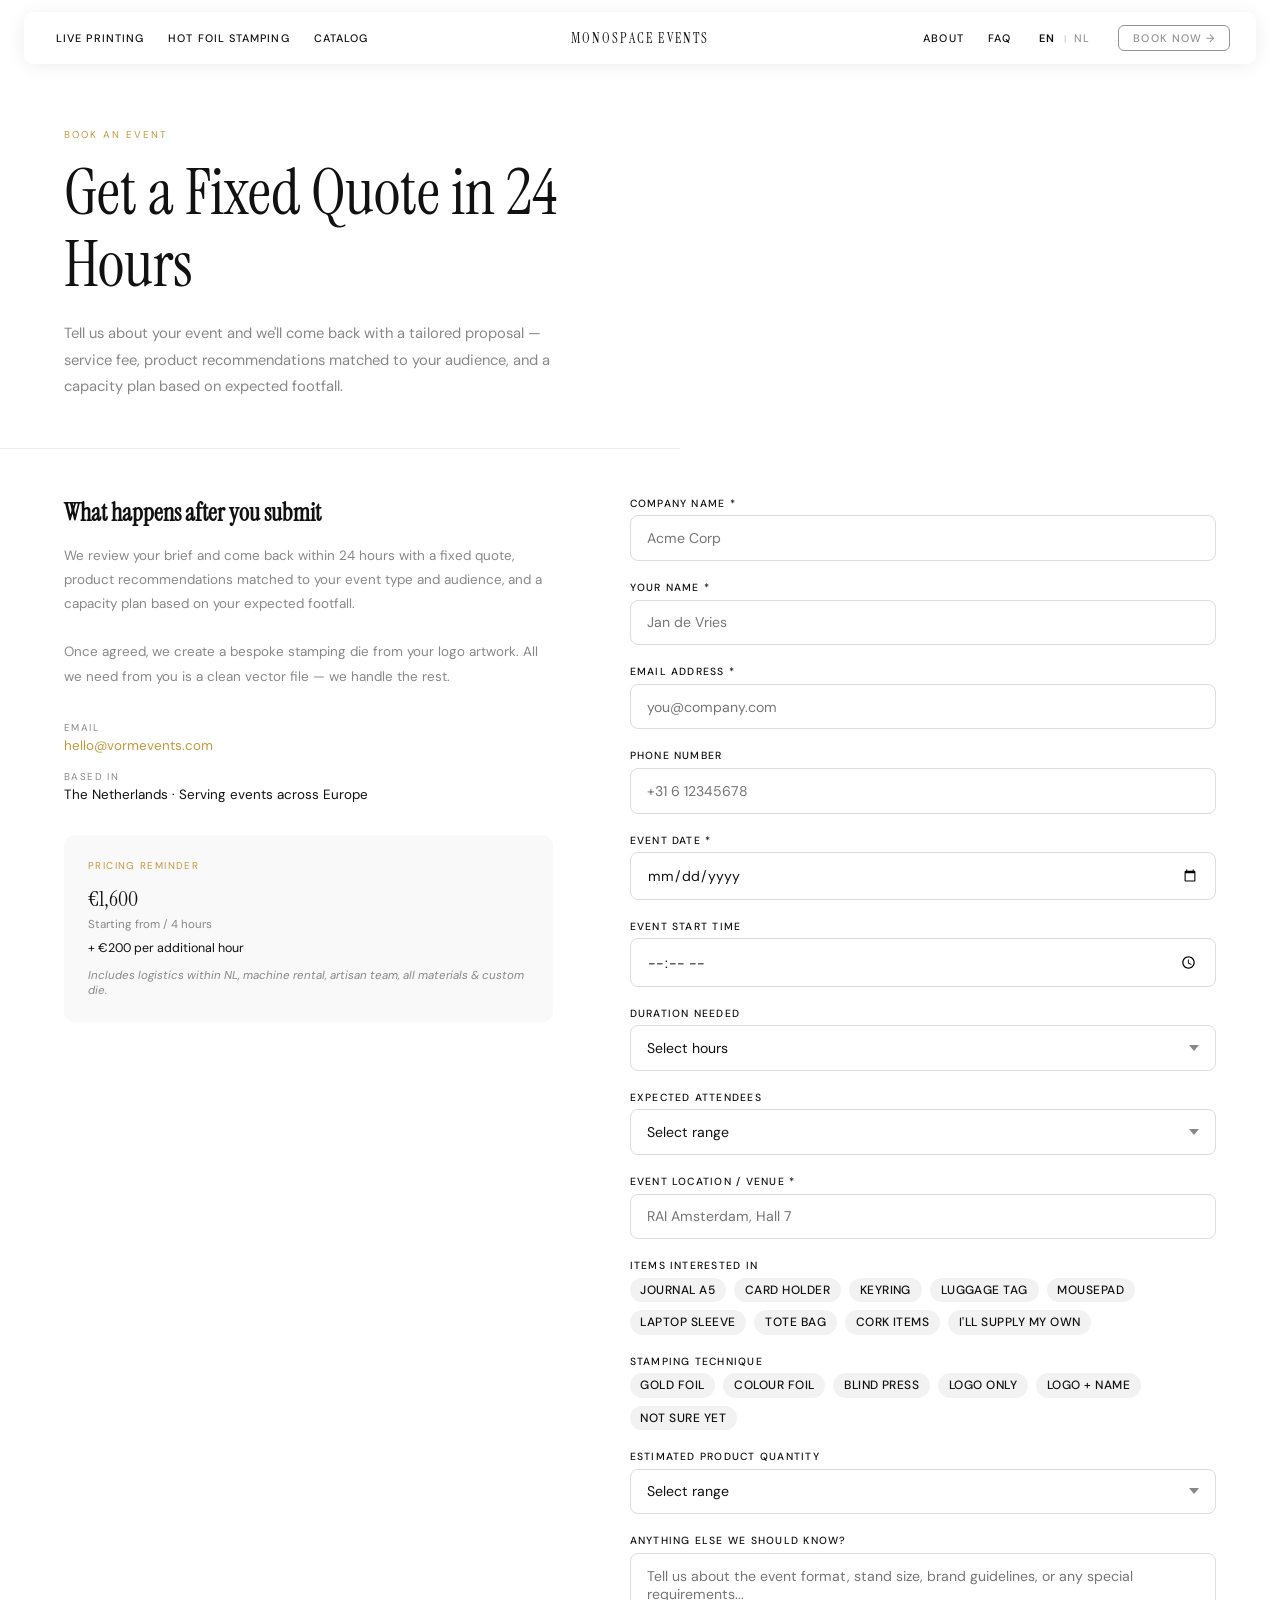
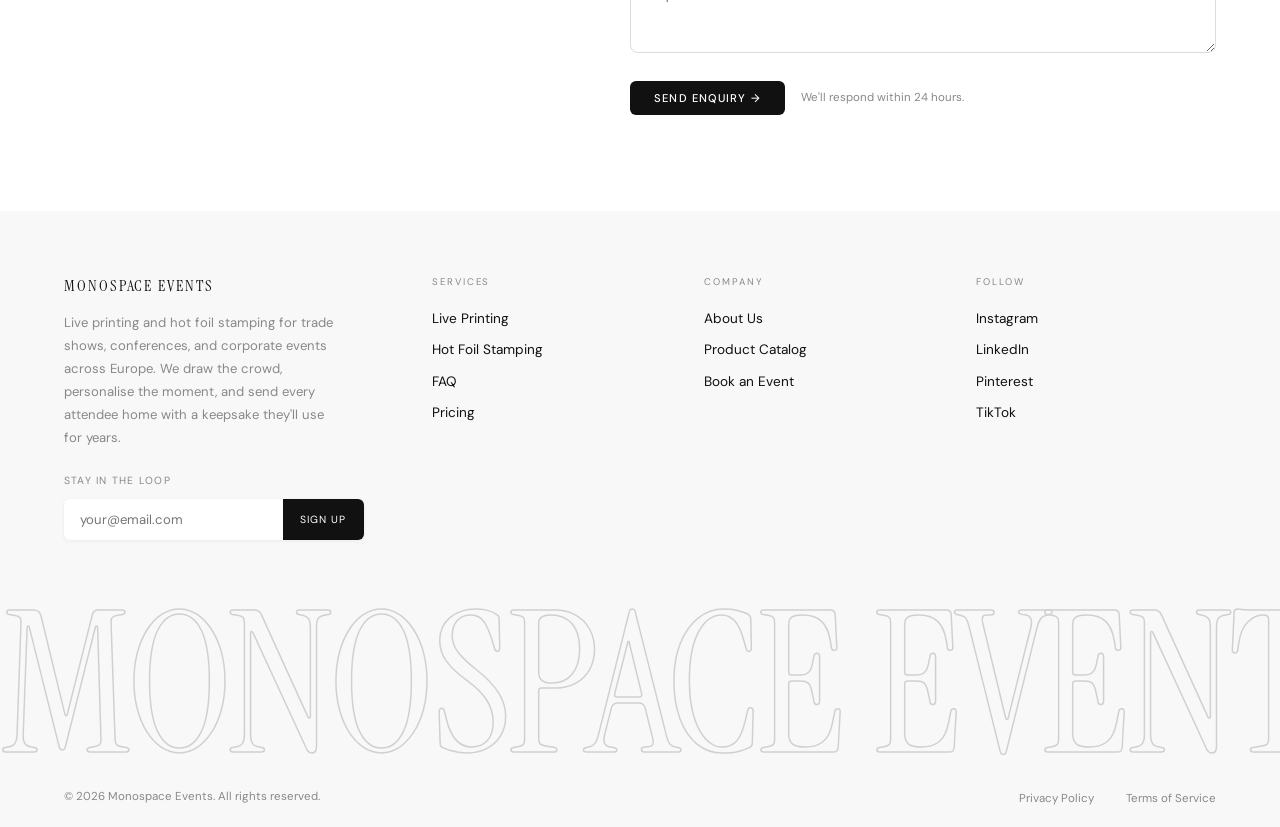
<file: book-now.html>
<!DOCTYPE html>
<html lang="en">
<head>
  <meta charset="UTF-8" />
  <meta name="viewport" content="width=device-width, initial-scale=1.0" />
  <title>Book Now — Monospace Events | Live Hot Foil Personalisation</title>
  <meta name="description" content="Book Monospace Events for your next trade show, conference or corporate event. Tell us about your event and we'll send a tailored proposal within 24 hours." />
  <link rel="stylesheet" href="css/styles.css" />
  <script src="js/i18n.js"></script>
</head>
<body data-page="book-now">

  <nav class="nav" id="nav">
    <ul class="nav-left">
      <li><button class="nav-hamburger" id="nav-hamburger" data-i18n-aria="nav.open_menu" aria-label="Open menu"><span></span><span></span><span></span></button></li>
      <li><a class="nav-link" href="live-printing.html" data-i18n="nav.live_printing">Live Printing</a></li>
      <li><a class="nav-link" href="hot-foil-stamping.html" data-i18n="nav.hot_foil">Hot Foil Stamping</a></li>
      <li><a class="nav-link" href="catalog.html" data-i18n="nav.catalog">Catalog</a></li>
    </ul>
    <a class="nav-logo" href="index.html">Monospace Events</a>
    <ul class="nav-right">
      <li><a class="nav-link" href="index.html#about" data-i18n="nav.about">About</a></li>
      <li><a class="nav-link" href="hot-foil-stamping.html#faq" data-i18n="nav.faq">FAQ</a></li>
      <li class="lang-switcher">
        <button class="lang-btn lang-active" data-lang="en">EN</button>
        <span class="lang-sep">|</span>
        <button class="lang-btn" data-lang="nl">NL</button>
      </li>
      <li><a class="nav-link nav-cta" href="book-now.html" style="opacity:0.45;" data-i18n="nav.book_now">Book Now →</a></li>
    </ul>
  </nav>

  <div class="mob-menu" id="mob-menu">
    <div class="mob-menu-head">
      <button class="mob-close" id="mob-close">&times;</button>
      <span class="mob-logo">Monospace Events</span>
      <div class="mob-spacer"></div>
    </div>
    <nav class="mob-nav">
      <a href="live-printing.html" data-i18n="nav.live_printing">Live Printing</a>
      <a href="hot-foil-stamping.html" data-i18n="nav.hot_foil">Hot Foil Stamping</a>
      <a href="catalog.html" data-i18n="nav.catalog">Catalog</a>
      <a href="index.html#about" data-i18n="nav.about">About</a>
      <a href="hot-foil-stamping.html#faq" data-i18n="nav.faq">FAQ</a>
      <a href="hot-foil-stamping.html#pricing" data-i18n="mob.pricing">Pricing</a>
      <a href="book-now.html" class="mob-book" data-i18n="mob.book_now">Book Now →</a>
    </nav>
    <div class="mob-lang">
      <button class="lang-btn lang-active" data-lang="en">EN</button>
      <span class="lang-sep">|</span>
      <button class="lang-btn" data-lang="nl">NL</button>
    </div>
  </div>


  <div class="book-hero">
    <p class="page-hero-eyebrow" data-i18n="book.eyebrow">Book an Event</p>
    <h1 class="page-hero-title" data-i18n="book.title">Get a Fixed Quote in 24 Hours</h1>
    <p class="page-hero-subtitle" data-i18n="book.subtitle">Tell us about your event and we'll come back with a tailored proposal — service fee, product recommendations matched to your audience, and a capacity plan based on expected footfall.</p>
  </div>


  <div class="book-form-wrap" id="book-form">

    <div class="book-sidebar">
      <h2 class="book-sidebar-title" data-i18n="book.sidebar_title">What happens after you submit</h2>
      <p class="book-sidebar-text" data-i18n="book.sidebar_body1">We review your brief and come back within 24 hours with a fixed quote, product recommendations matched to your event type and audience, and a capacity plan based on your expected footfall.</p>
      <p class="book-sidebar-text" data-i18n="book.sidebar_body2">Once agreed, we create a bespoke stamping die from your logo artwork. All we need from you is a clean vector file — we handle the rest.</p>

      <div style="margin-top:2rem;">
        <span class="book-contact-label" data-i18n="book.email_label">Email</span>
        <p class="book-contact-item"><a href="mailto:hello@vormevents.com" style="color:var(--gold);">hello@vormevents.com</a></p>
      </div>
      <div style="margin-top:1rem;">
        <span class="book-contact-label" data-i18n="book.base_label">Based in</span>
        <p class="book-contact-item" data-i18n="book.base_val">The Netherlands · Serving events across Europe</p>
      </div>

      <div style="background:#F9F9F9; border-radius:10px; padding:1.5rem; margin-top:2rem;">
        <p style="font-size:0.62rem; letter-spacing:0.14em; text-transform:uppercase; color:var(--gold); margin-bottom:0.75rem;" data-i18n="book.pricing_reminder">Pricing reminder</p>
        <p style="font-family:'Instrument Serif',serif; font-size:1.4rem; margin-bottom:0.25rem;">€1,600</p>
        <p style="font-size:0.72rem; color:var(--muted); margin-bottom:0.5rem;" data-i18n="book.starting_from">Starting from / 4 hours</p>
        <p style="font-size:0.78rem; color:var(--text);" data-i18n="book.extra_hour">+ €200 per additional hour</p>
        <p style="font-size:0.72rem; color:var(--muted); margin-top:0.75rem; font-style:italic;" data-i18n="book.includes">Includes logistics within NL, machine rental, artisan team, all materials &amp; custom die.</p>
      </div>
    </div>

    <form class="book-form" name="book-now" action="#" onsubmit="handleSubmit(event)">

      <div class="form-field">
        <label for="company" data-i18n="book.f_company">Company Name *</label>
        <input type="text" id="company" name="company" data-i18n-placeholder="book.ph_company" placeholder="Acme Corp" required />
      </div>
      <div class="form-field">
        <label for="name" data-i18n="book.f_name">Your Name *</label>
        <input type="text" id="name" name="name" data-i18n-placeholder="book.ph_name" placeholder="Jan de Vries" required />
      </div>
      <div class="form-field">
        <label for="email" data-i18n="book.f_email">Email Address *</label>
        <input type="email" id="email" name="email" data-i18n-placeholder="book.ph_email" placeholder="you@company.com" required />
      </div>
      <div class="form-field">
        <label for="phone" data-i18n="book.f_phone">Phone Number</label>
        <input type="tel" id="phone" name="phone" data-i18n-placeholder="book.ph_phone" placeholder="+31 6 12345678" />
      </div>
      <div class="form-field">
        <label for="event-date" data-i18n="book.f_date">Event Date *</label>
        <input type="date" id="event-date" name="event-date" required />
      </div>
      <div class="form-field">
        <label for="event-time" data-i18n="book.f_time">Event Start Time</label>
        <input type="time" id="event-time" name="event-time" />
      </div>
      <div class="form-field">
        <label for="duration" data-i18n="book.f_duration">Duration Needed</label>
        <select id="duration" name="duration">
          <option value="" data-i18n="book.ph_duration">Select hours</option>
          <option value="4" data-i18n="book.dur_4">4 hours — €1,600</option>
          <option value="5" data-i18n="book.dur_5">5 hours — €1,800</option>
          <option value="6" data-i18n="book.dur_6">6 hours — €2,000</option>
          <option value="7" data-i18n="book.dur_7">7 hours — €2,200</option>
          <option value="8" data-i18n="book.dur_8">8 hours — €2,400 (most popular)</option>
          <option value="9" data-i18n="book.dur_9">9 hours — €2,600</option>
          <option value="10" data-i18n="book.dur_10">10 hours — €2,800</option>
          <option value="custom" data-i18n="book.dur_custom">Custom / multi-day</option>
        </select>
      </div>
      <div class="form-field">
        <label for="guests" data-i18n="book.f_guests">Expected Attendees</label>
        <select id="guests" name="guests">
          <option value="" data-i18n="book.ph_guests">Select range</option>
          <option value="under-100" data-i18n="book.g_100">Under 100</option>
          <option value="100-250" data-i18n="book.g_250">100–250</option>
          <option value="250-500" data-i18n="book.g_500">250–500</option>
          <option value="500-1000" data-i18n="book.g_1000">500–1,000</option>
          <option value="1000+" data-i18n="book.g_1000p">1,000+</option>
        </select>
      </div>
      <div class="form-field">
        <label for="location" data-i18n="book.f_location">Event Location / Venue *</label>
        <input type="text" id="location" name="location" data-i18n-placeholder="book.ph_location" placeholder="RAI Amsterdam, Hall 7" required />
      </div>

      <div class="form-field">
        <label data-i18n="book.f_items">Items Interested In</label>
        <div class="check-group">
          <label class="check-pill"><input type="checkbox" name="items" value="journal-a5" /><span class="check-pill-label" data-i18n="book.i_journal">Journal A5</span></label>
          <label class="check-pill"><input type="checkbox" name="items" value="card-holder" /><span class="check-pill-label" data-i18n="book.i_card">Card Holder</span></label>
          <label class="check-pill"><input type="checkbox" name="items" value="keyring" /><span class="check-pill-label" data-i18n="book.i_keyring">Keyring</span></label>
          <label class="check-pill"><input type="checkbox" name="items" value="luggage-tag" /><span class="check-pill-label" data-i18n="book.i_luggage">Luggage Tag</span></label>
          <label class="check-pill"><input type="checkbox" name="items" value="mousepad" /><span class="check-pill-label" data-i18n="book.i_mousepad">Mousepad</span></label>
          <label class="check-pill"><input type="checkbox" name="items" value="laptop-sleeve" /><span class="check-pill-label" data-i18n="book.i_laptop">Laptop Sleeve</span></label>
          <label class="check-pill"><input type="checkbox" name="items" value="tote-bag" /><span class="check-pill-label" data-i18n="book.i_tote">Tote Bag</span></label>
          <label class="check-pill"><input type="checkbox" name="items" value="cork-items" /><span class="check-pill-label" data-i18n="book.i_cork">Cork Items</span></label>
          <label class="check-pill"><input type="checkbox" name="items" value="own-products" /><span class="check-pill-label" data-i18n="book.i_own">I'll supply my own</span></label>
        </div>
      </div>

      <div class="form-field">
        <label data-i18n="book.f_technique">Stamping Technique</label>
        <div class="check-group">
          <label class="check-pill"><input type="checkbox" name="technique" value="gold-foil" /><span class="check-pill-label" data-i18n="book.t_gold">Gold Foil</span></label>
          <label class="check-pill"><input type="checkbox" name="technique" value="colour-foil" /><span class="check-pill-label" data-i18n="book.t_colour">Colour Foil</span></label>
          <label class="check-pill"><input type="checkbox" name="technique" value="blind-press" /><span class="check-pill-label" data-i18n="book.t_blind">Blind Press</span></label>
          <label class="check-pill"><input type="checkbox" name="technique" value="logo-only" /><span class="check-pill-label" data-i18n="book.t_logo">Logo Only</span></label>
          <label class="check-pill"><input type="checkbox" name="technique" value="logo-name" /><span class="check-pill-label" data-i18n="book.t_logo_name">Logo + Name</span></label>
          <label class="check-pill"><input type="checkbox" name="technique" value="not-sure" /><span class="check-pill-label" data-i18n="book.t_notsure">Not sure yet</span></label>
        </div>
      </div>

      <div class="form-field">
        <label for="quantity" data-i18n="book.f_qty">Estimated Product Quantity</label>
        <select id="quantity" name="quantity">
          <option value="" data-i18n="book.ph_qty">Select range</option>
          <option value="under-100" data-i18n="book.q_100">Under 100 items</option>
          <option value="100-200" data-i18n="book.q_200">100–200 items</option>
          <option value="200-400" data-i18n="book.q_400">200–400 items</option>
          <option value="400-600" data-i18n="book.q_600">400–600 items</option>
          <option value="600+" data-i18n="book.q_600p">600+ items</option>
          <option value="unsure" data-i18n="book.q_unsure">Not sure — advise me</option>
        </select>
      </div>

      <div class="form-field">
        <label for="notes" data-i18n="book.f_notes">Anything else we should know?</label>
        <textarea id="notes" name="notes" data-i18n-placeholder="book.ph_notes" placeholder="Tell us about the event format, stand size, brand guidelines, or any special requirements..."></textarea>
      </div>

      <div class="form-submit">
        <button type="submit" class="btn-dark" data-i18n="book.submit">Send Enquiry →</button>
        <p class="form-note" data-i18n="book.form_note">We'll respond within 24 hours.</p>
      </div>

    </form>
  </div>


  <footer class="footer">
    <div class="footer-top">
      <div>
        <p style="font-family:'Instrument Serif',serif; font-size:1rem; letter-spacing:0.12em; text-transform:uppercase; margin-bottom:1rem;">Monospace Events</p>
        <p class="footer-brand-text" data-i18n="footer.brand_text">Live hot foil stamping for trade shows, conferences, and corporate events across Europe.</p>
        <p class="footer-email-label" data-i18n="footer.stay_loop">Stay in the loop</p>
        <form class="footer-form" onsubmit="return false;">
          <input type="email" data-i18n-placeholder="footer.email_placeholder" placeholder="your@email.com" aria-label="Email" />
          <button type="submit" data-i18n="footer.sign_up">Sign Up</button>
        </form>
      </div>
      <div>
        <p class="footer-col-title" data-i18n="footer.services">Services</p>
        <ul class="footer-col-links">
          <li><a href="live-printing.html" data-i18n="nav.live_printing">Live Printing</a></li>
          <li><a href="hot-foil-stamping.html" data-i18n="nav.hot_foil">Hot Foil Stamping</a></li>
          <li><a href="hot-foil-stamping.html#faq" data-i18n="footer.faq">FAQ</a></li>
          <li><a href="hot-foil-stamping.html#pricing" data-i18n="footer.pricing">Pricing</a></li>
        </ul>
      </div>
      <div>
        <p class="footer-col-title" data-i18n="footer.company">Company</p>
        <ul class="footer-col-links">
          <li><a href="index.html#about" data-i18n="footer.about_us">About Us</a></li>
          <li><a href="catalog.html" data-i18n="footer.product_catalog">Product Catalog</a></li>
          <li><a href="book-now.html" data-i18n="footer.book_event">Book an Event</a></li>
        </ul>
      </div>
      <div>
        <p class="footer-col-title" data-i18n="footer.follow">Follow</p>
        <ul class="footer-col-links">
          <li><a href="#">Instagram</a></li>
          <li><a href="#">LinkedIn</a></li>
          <li><a href="#">Pinterest</a></li>
          <li><a href="#">TikTok</a></li>
        </ul>
      </div>
    </div>
    <div class="footer-wordmark-wrap"><div class="footer-wordmark">MONOSPACE EVENTS</div></div>
    <div class="footer-bottom">
      <p class="footer-copy" data-i18n="footer.rights">&copy; 2026 Monospace Events. All rights reserved.</p>
      <ul class="footer-legal">
        <li><a href="#" data-i18n="footer.privacy">Privacy Policy</a></li>
        <li><a href="#" data-i18n="footer.terms">Terms of Service</a></li>
      </ul>
    </div>
  </footer>

  <script src="js/main.js"></script>
  <script>
    function handleSubmit(e) {
      e.preventDefault();
      const btn = e.target.querySelector('[type="submit"]');
      btn.textContent = 'Sent ✓';
      btn.style.background = '#2A7A4A';
      btn.disabled = true;
    }
  </script>
</body>
</html>
</file>
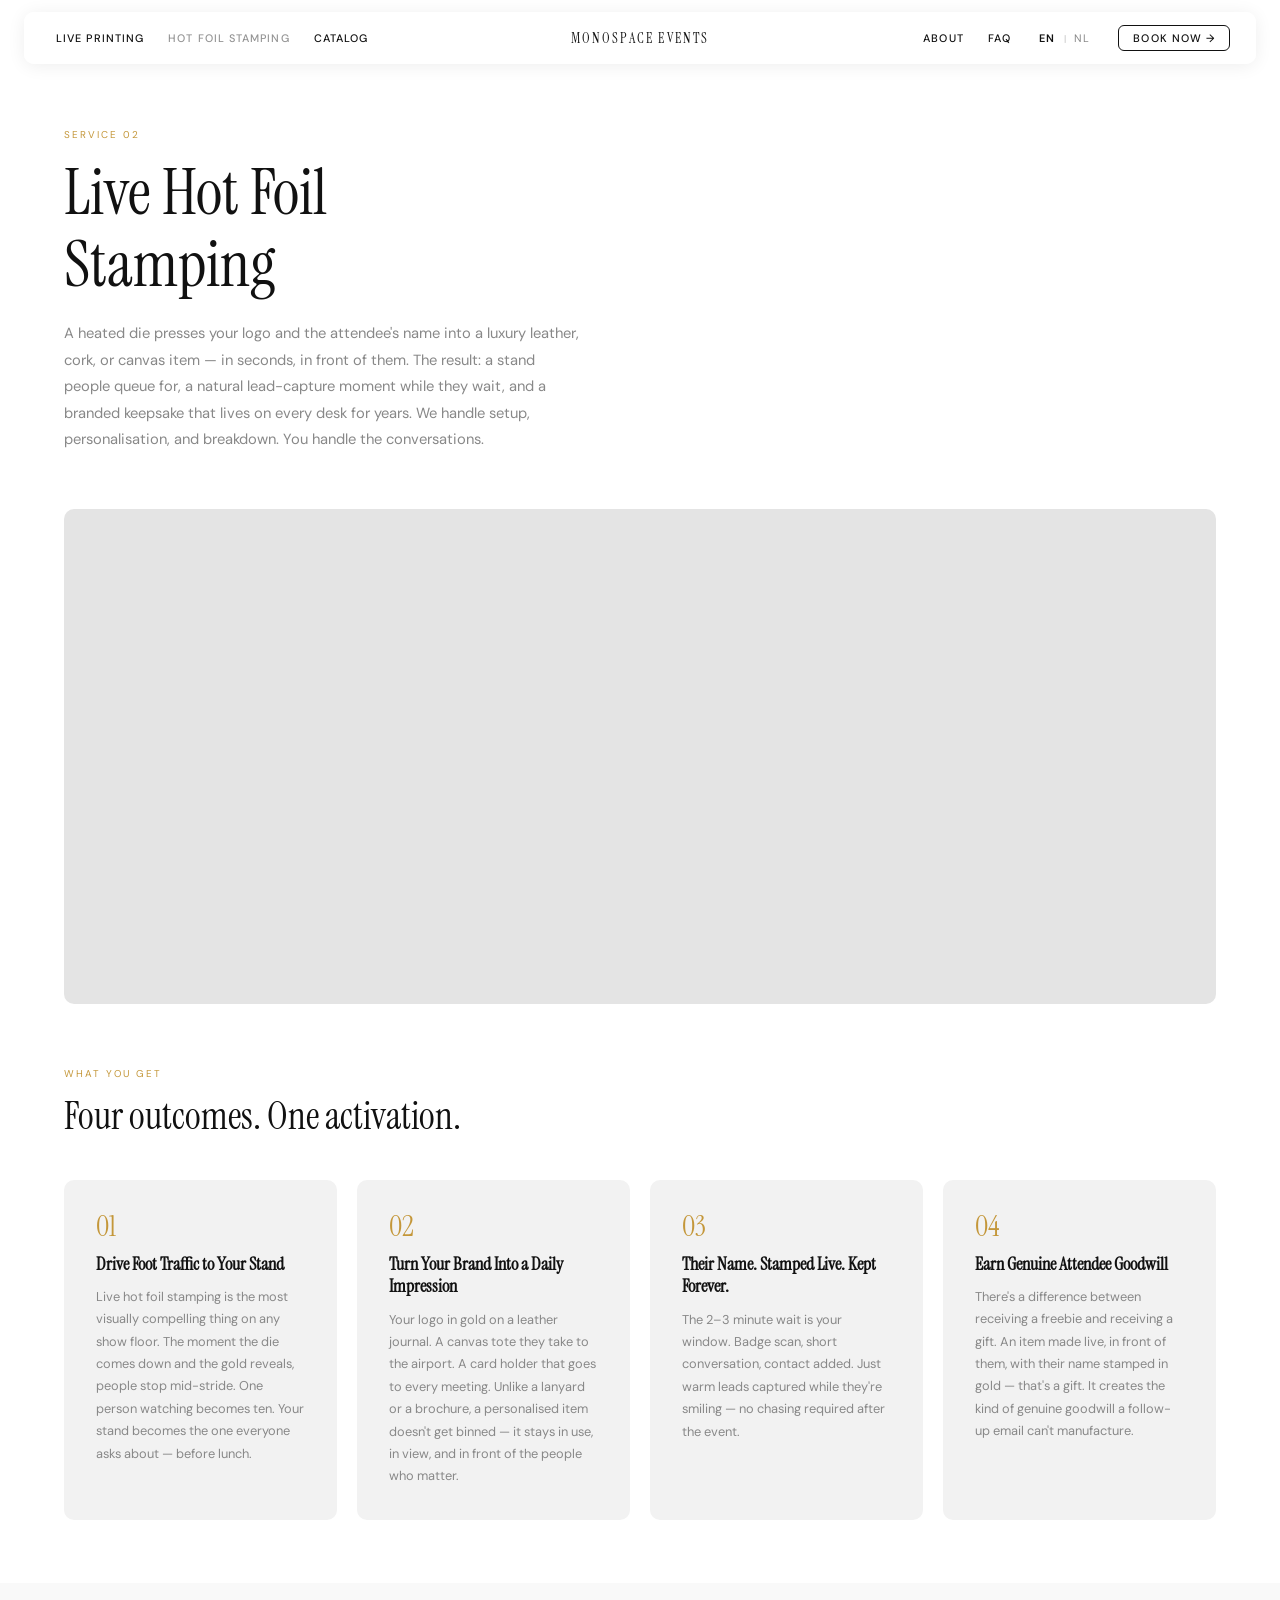
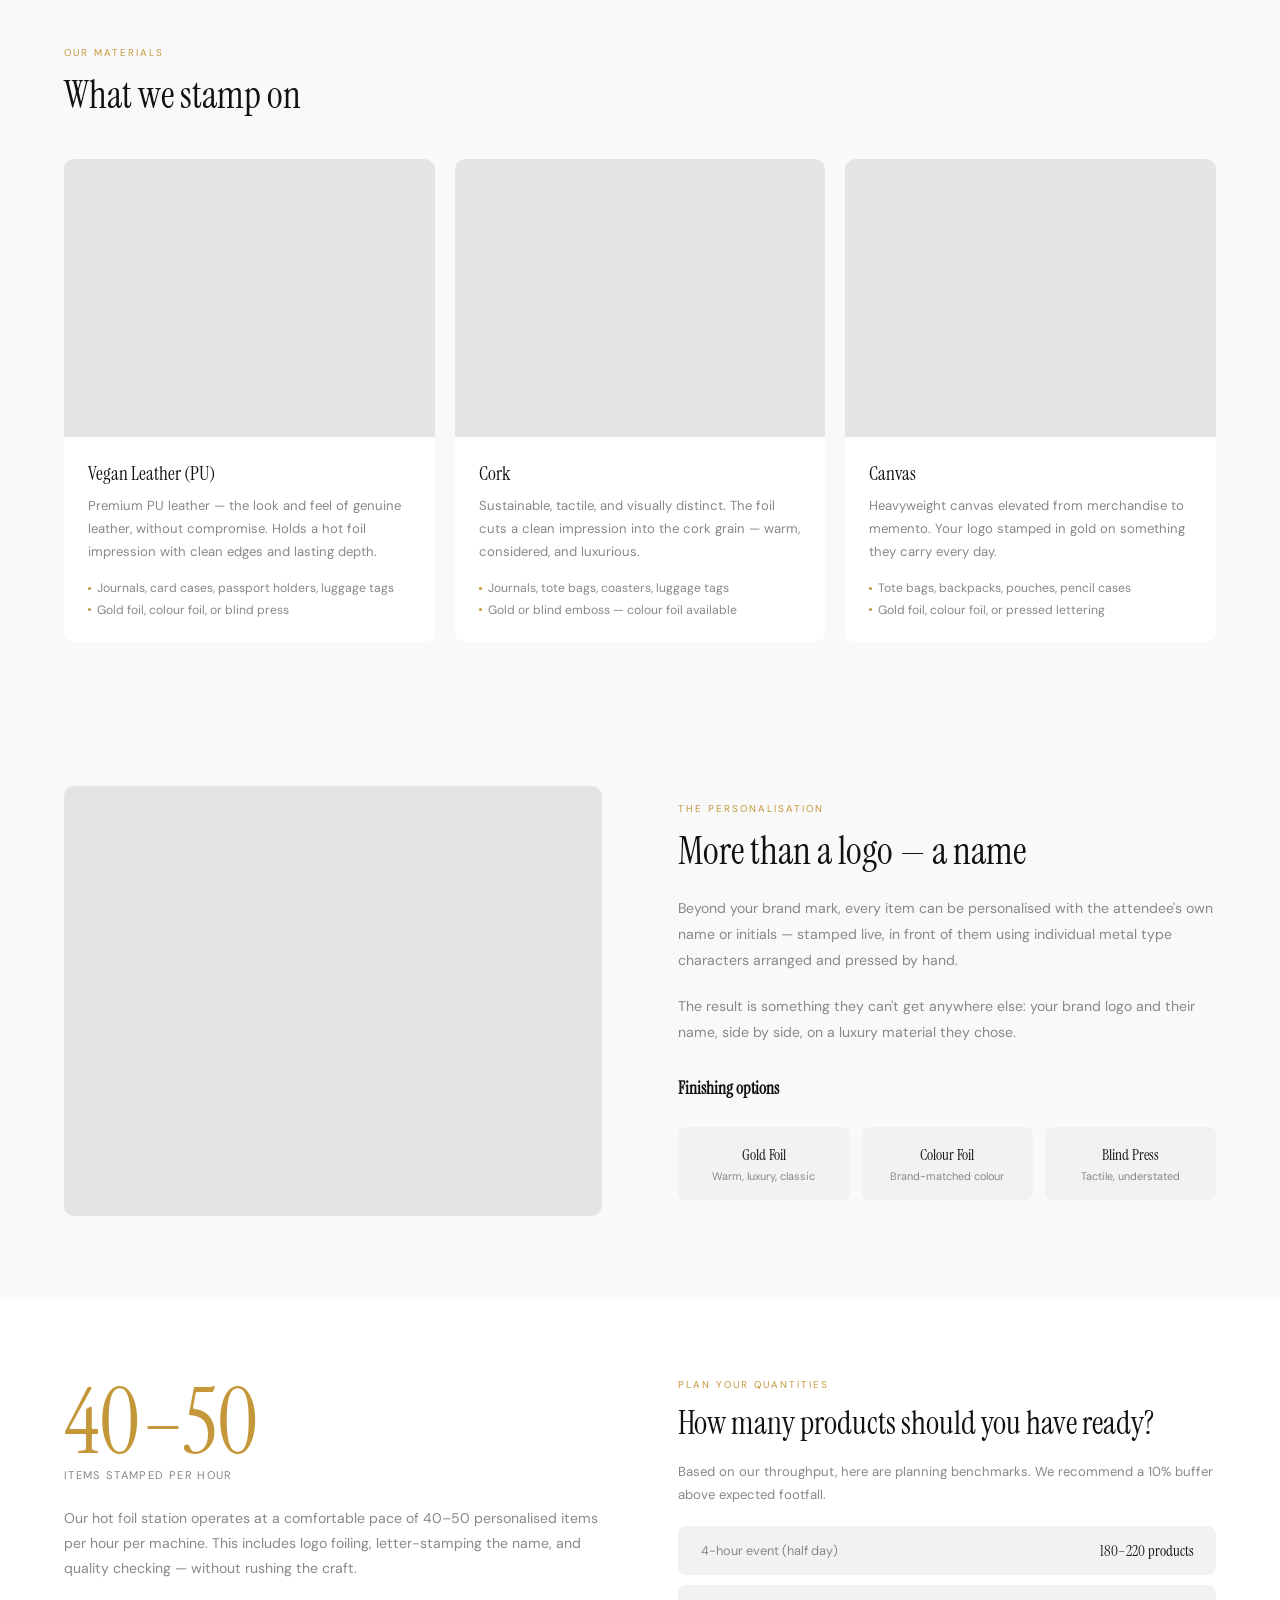
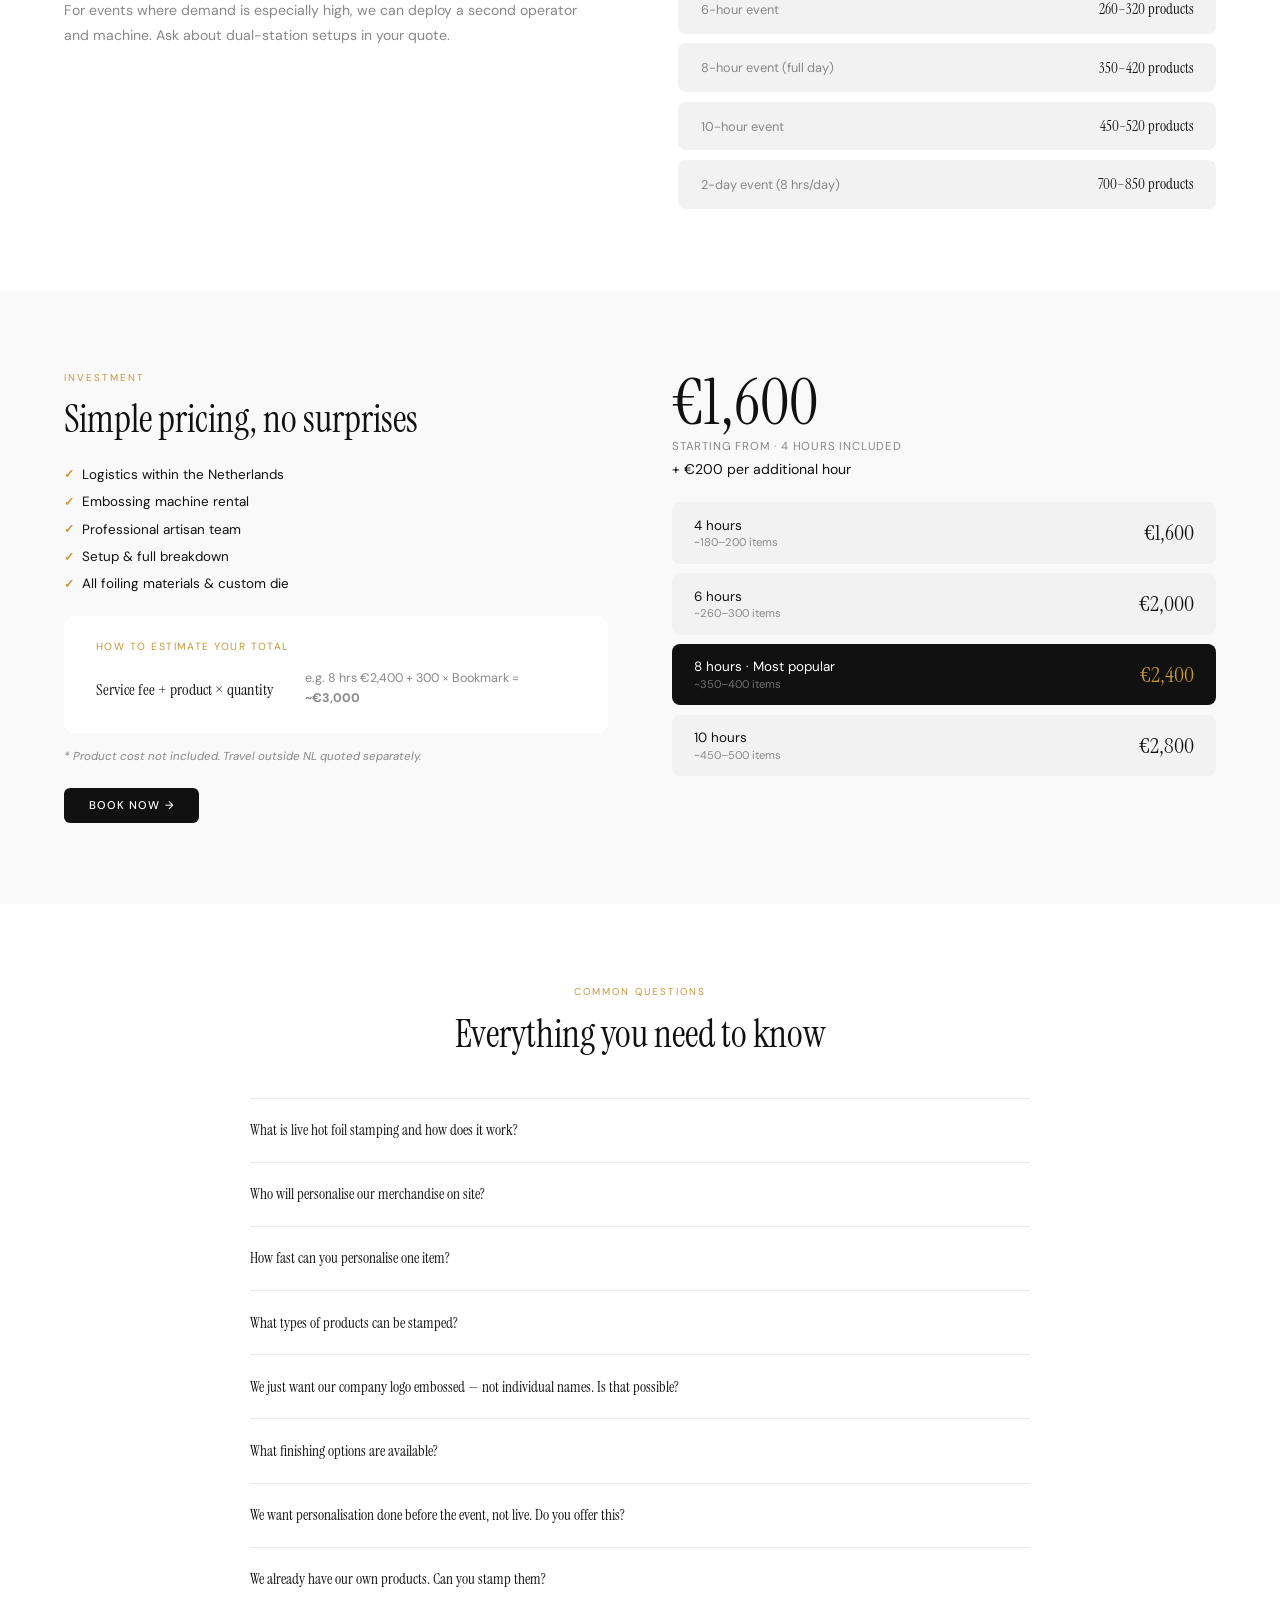
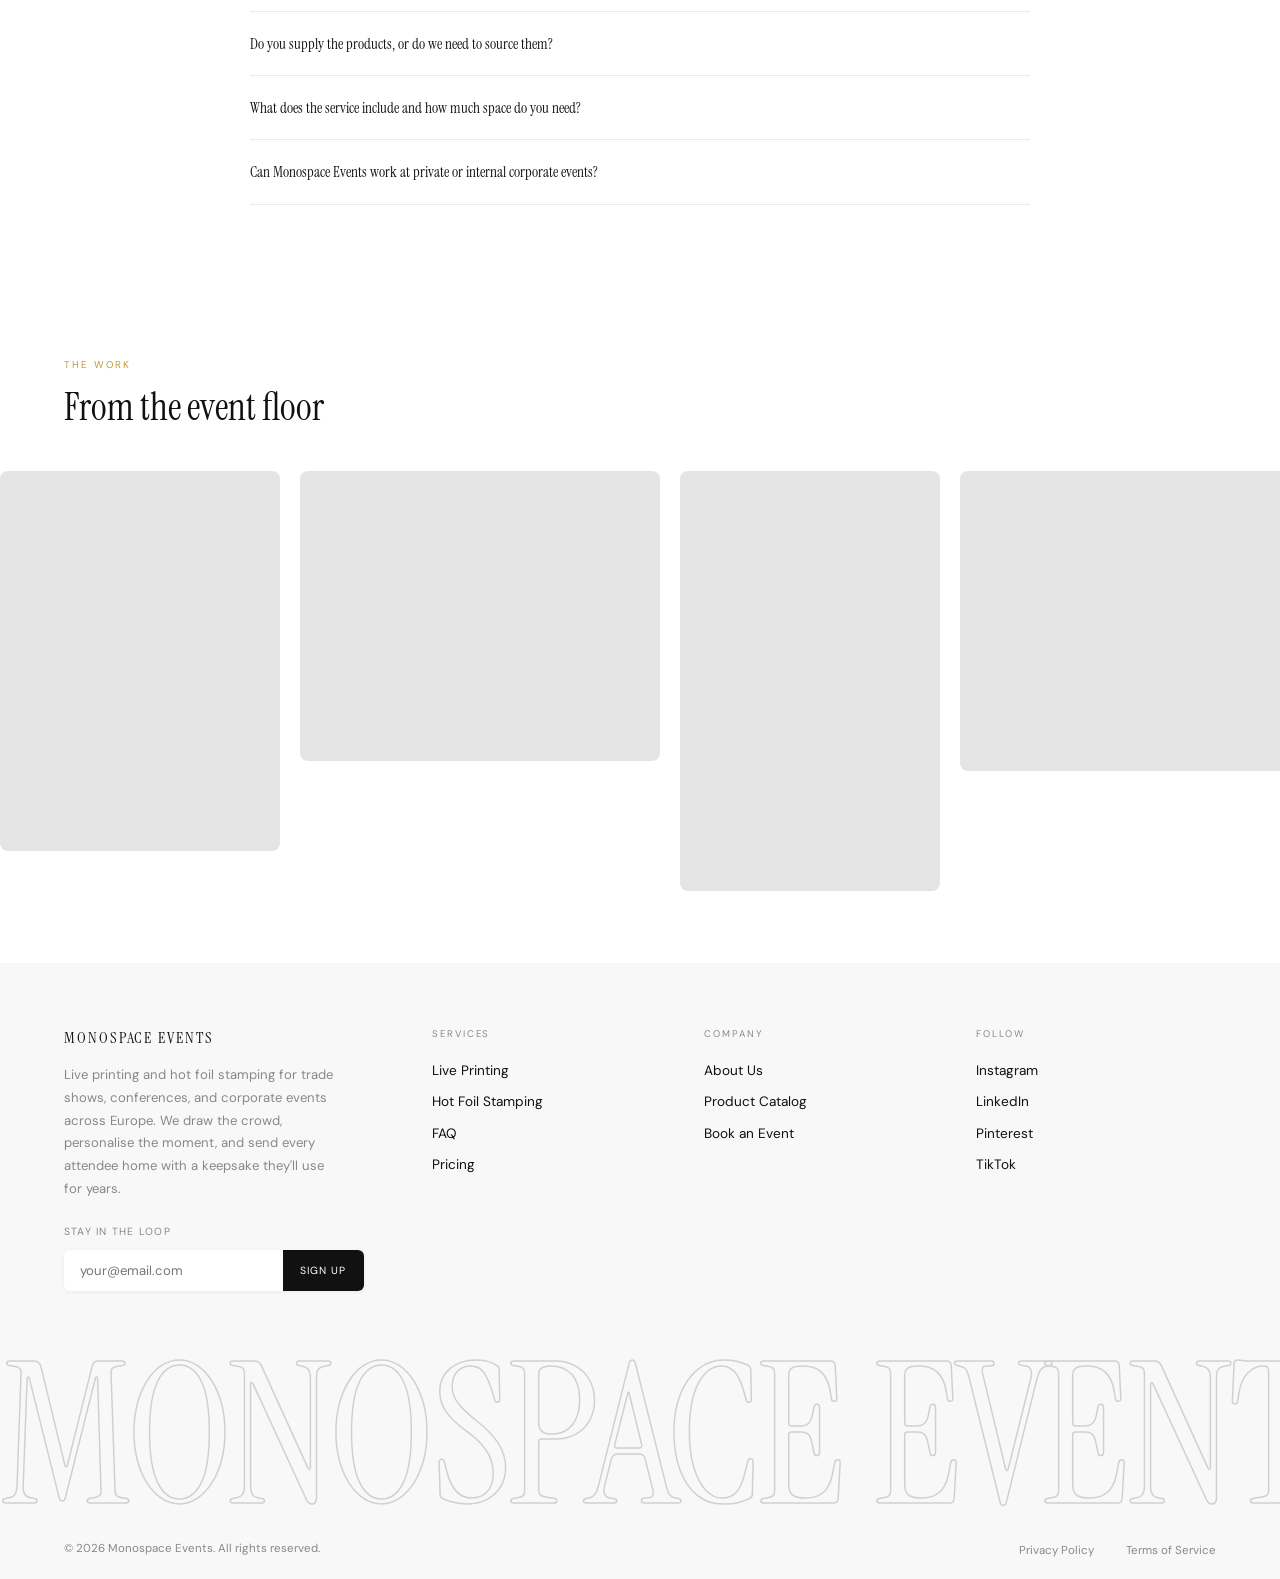
<file: hot-foil-stamping.html>
<!DOCTYPE html>
<html lang="en">
<head>
  <meta charset="UTF-8" />
  <meta name="viewport" content="width=device-width, initial-scale=1.0" />
  <title>Live Hot Foil Stamping for Trade Shows & Corporate Events | Monospace Events</title>
  <meta name="description" content="Live hot foil stamping at your trade show or corporate event. We draw the crowd, personalise the item, and capture the lead — while you have the conversation. 40–50 items per hour. From €1,600." />
  <link rel="stylesheet" href="css/styles.css" />
  <script src="js/i18n.js"></script>
</head>
<body data-page="hot-foil-stamping">

  <nav class="nav" id="nav">
    <ul class="nav-left">
      <li><button class="nav-hamburger" id="nav-hamburger" data-i18n-aria="nav.open_menu" aria-label="Open menu"><span></span><span></span><span></span></button></li>
      <li><a class="nav-link" href="live-printing.html" data-i18n="nav.live_printing">Live Printing</a></li>
      <li><a class="nav-link" href="hot-foil-stamping.html" style="opacity:0.45;" data-i18n="nav.hot_foil">Hot Foil Stamping</a></li>
      <li><a class="nav-link" href="catalog.html" data-i18n="nav.catalog">Catalog</a></li>
    </ul>
    <a class="nav-logo" href="index.html">Monospace Events</a>
    <ul class="nav-right">
      <li><a class="nav-link" href="index.html#about" data-i18n="nav.about">About</a></li>
      <li><a class="nav-link" href="#faq" data-i18n="nav.faq">FAQ</a></li>
      <li class="lang-switcher">
        <button class="lang-btn lang-active" data-lang="en">EN</button>
        <span class="lang-sep">|</span>
        <button class="lang-btn" data-lang="nl">NL</button>
      </li>
      <li><a class="nav-link nav-cta" href="book-now.html" data-i18n="nav.book_now">Book Now →</a></li>
    </ul>
  </nav>

  <div class="mob-menu" id="mob-menu">
    <div class="mob-menu-head">
      <button class="mob-close" id="mob-close">&times;</button>
      <span class="mob-logo">Monospace Events</span>
      <div class="mob-spacer"></div>
    </div>
    <nav class="mob-nav">
      <a href="live-printing.html" data-i18n="nav.live_printing">Live Printing</a>
      <a href="hot-foil-stamping.html" data-i18n="nav.hot_foil">Hot Foil Stamping</a>
      <a href="catalog.html" data-i18n="nav.catalog">Catalog</a>
      <a href="index.html#about" data-i18n="nav.about">About</a>
      <a href="#faq" data-i18n="nav.faq">FAQ</a>
      <a href="#pricing" data-i18n="mob.pricing">Pricing</a>
      <a href="book-now.html" class="mob-book" data-i18n="mob.book_now">Book Now →</a>
    </nav>
    <div class="mob-lang">
      <button class="lang-btn lang-active" data-lang="en">EN</button>
      <span class="lang-sep">|</span>
      <button class="lang-btn" data-lang="nl">NL</button>
    </div>
  </div>


  <header class="page-hero">
    <p class="page-hero-eyebrow" data-i18n="hfs.eyebrow">Service 02</p>
    <h1 class="page-hero-title" data-i18n-html="hfs.title">Live Hot Foil<br>Stamping</h1>
    <p class="page-hero-subtitle" data-i18n="hfs.subtitle">A heated die presses your logo and the attendee's name into a luxury leather, cork, or canvas item — in seconds, in front of them. The result: a stand people queue for, a natural lead-capture moment while they wait, and a branded keepsake that lives on every desk for years. We handle setup, personalisation, and breakdown. You handle the conversations.</p>
  </header>
  <div class="services-hero-image"></div>


  <section class="achieve-section">
    <p class="section-eyebrow" style="padding:0;" data-i18n="hfs.wyg_eyebrow">What You Get</p>
    <h2 class="section-title" style="margin-top:0.5rem; margin-bottom:0;" data-i18n="hfs.wyg_title">Four outcomes. One activation.</h2>
    <div class="achieve-grid">
      <div class="achieve-card" id="foot-traffic">
        <div class="achieve-num">01</div>
        <h3 class="achieve-title" data-i18n="hfs.o1_title">Drive Foot Traffic to Your Stand</h3>
        <p class="achieve-text" data-i18n="hfs.o1_text">Live hot foil stamping is the most visually compelling thing on any show floor. The moment the die comes down and the gold reveals, people stop mid-stride. One person watching becomes ten. Your stand becomes the one everyone asks about — before lunch.</p>
      </div>
      <div class="achieve-card" id="brand-awareness">
        <div class="achieve-num">02</div>
        <h3 class="achieve-title" data-i18n="hfs.o2_title">Turn Your Brand Into a Daily Impression</h3>
        <p class="achieve-text" data-i18n="hfs.o2_text">Your logo in gold on a leather journal. A canvas tote they take to the airport. A card holder that goes to every meeting. Unlike a lanyard or a brochure, a personalised item doesn't get binned — it stays in use, in view, and in front of the people who matter.</p>
      </div>
      <div class="achieve-card" id="lead-capture">
        <div class="achieve-num">03</div>
        <h3 class="achieve-title" data-i18n="hfs.o3_title">Their Name. Stamped Live. Kept Forever.</h3>
        <p class="achieve-text" data-i18n="hfs.o3_text">The 2–3 minute wait is your window. Badge scan, short conversation, contact added. Just warm leads captured while they're smiling — no chasing required after the event.</p>
      </div>
      <div class="achieve-card" id="goodwill">
        <div class="achieve-num">04</div>
        <h3 class="achieve-title" data-i18n="hfs.o4_title">Earn Genuine Attendee Goodwill</h3>
        <p class="achieve-text" data-i18n="hfs.o4_text">There's a difference between receiving a freebie and receiving a gift. An item made live, in front of them, with their name stamped in gold — that's a gift. It creates the kind of genuine goodwill a follow-up email can't manufacture.</p>
      </div>
    </div>
  </section>


  <section class="materials-section" id="materials">
    <div style="padding:0;">
      <p class="section-eyebrow" data-i18n="hfs.mat_eyebrow">Our Materials</p>
      <h2 class="section-title" style="margin-bottom:0;" data-i18n="hfs.mat_title">What we stamp on</h2>
    </div>
    <div class="materials-grid">
      <div class="material-card" id="vegan-leather">
        <div class="material-card-img"></div>
        <div class="material-card-body">
          <h2 class="material-card-title" data-i18n="hfs.mat1_title">Vegan Leather (PU)</h2>
          <p class="material-card-text" data-i18n="hfs.mat1_text">Premium PU leather — the look and feel of genuine leather, without compromise. Holds a hot foil impression with clean edges and lasting depth.</p>
          <ul class="material-card-features">
            <li data-i18n="hfs.mat1_f1">Journals, card cases, passport holders, luggage tags</li>
            <li data-i18n="hfs.mat1_f2">Gold foil, colour foil, or blind press</li>
          </ul>
        </div>
      </div>
      <div class="material-card" id="cork">
        <div class="material-card-img"></div>
        <div class="material-card-body">
          <h2 class="material-card-title" data-i18n="hfs.mat2_title">Cork</h2>
          <p class="material-card-text" data-i18n="hfs.mat2_text">Sustainable, tactile, and visually distinct. The foil cuts a clean impression into the cork grain — warm, considered, and luxurious.</p>
          <ul class="material-card-features">
            <li data-i18n="hfs.mat2_f1">Journals, tote bags, coasters, luggage tags</li>
            <li data-i18n="hfs.mat2_f2">Gold or blind emboss — colour foil available</li>
          </ul>
        </div>
      </div>
      <div class="material-card">
        <div class="material-card-img"></div>
        <div class="material-card-body">
          <h2 class="material-card-title" data-i18n="hfs.mat3_title">Canvas</h2>
          <p class="material-card-text" data-i18n="hfs.mat3_text">Heavyweight canvas elevated from merchandise to memento. Your logo stamped in gold on something they carry every day.</p>
          <ul class="material-card-features">
            <li data-i18n="hfs.mat3_f1">Tote bags, backpacks, pouches, pencil cases</li>
            <li data-i18n="hfs.mat3_f2">Gold foil, colour foil, or pressed lettering</li>
          </ul>
        </div>
      </div>
    </div>
  </section>


  <section class="personalisation-section">
    <div class="personalisation-inner">
      <div class="personalisation-visual"></div>
      <div>
        <p class="section-eyebrow" data-i18n="hfs.pers_eyebrow">The Personalisation</p>
        <h2 class="section-title" style="margin-bottom:1.25rem;" data-i18n="hfs.pers_title">More than a logo — a name</h2>
        <p style="font-size:0.88rem; color:var(--muted); line-height:1.85; margin-bottom:1.25rem;" data-i18n="hfs.pers_body1">Beyond your brand mark, every item can be personalised with the attendee's own name or initials — stamped live, in front of them using individual metal type characters arranged and pressed by hand.</p>
        <p style="font-size:0.88rem; color:var(--muted); line-height:1.85; margin-bottom:2rem;" data-i18n="hfs.pers_body2">The result is something they can't get anywhere else: your brand logo and their name, side by side, on a luxury material they chose.</p>
        <h3 style="font-family:'Instrument Serif',serif; font-size:1.05rem; margin-bottom:1rem; color:var(--text);" data-i18n="hfs.pers_finishing">Finishing options</h3>
        <div class="finishing-options">
          <div class="finishing-opt">
            <div class="finishing-opt-name" data-i18n="hfs.f1_name">Gold Foil</div>
            <div class="finishing-opt-sub" data-i18n="hfs.f1_sub">Warm, luxury, classic</div>
          </div>
          <div class="finishing-opt">
            <div class="finishing-opt-name" data-i18n="hfs.f2_name">Colour Foil</div>
            <div class="finishing-opt-sub" data-i18n="hfs.f2_sub">Brand-matched colour</div>
          </div>
          <div class="finishing-opt">
            <div class="finishing-opt-name" data-i18n="hfs.f3_name">Blind Press</div>
            <div class="finishing-opt-sub" data-i18n="hfs.f3_sub">Tactile, understated</div>
          </div>
        </div>
      </div>
    </div>
  </section>


  <section class="capacity-section">
    <div class="capacity-inner">
      <div>
        <div class="capacity-num" data-i18n="hfs.cap_num">40–50</div>
        <p class="capacity-label" data-i18n="hfs.cap_label">items stamped per hour</p>
        <p class="capacity-desc" data-i18n="hfs.cap_desc1">Our hot foil station operates at a comfortable pace of 40–50 personalised items per hour per machine. This includes logo foiling, letter-stamping the name, and quality checking — without rushing the craft.</p>
        <p class="capacity-desc" style="margin-top:1rem;" data-i18n="hfs.cap_desc2">For events where demand is especially high, we can deploy a second operator and machine. Ask about dual-station setups in your quote.</p>
      </div>
      <div>
        <p class="section-eyebrow" data-i18n="hfs.cap_plan_eyebrow">Plan Your Quantities</p>
        <h3 class="capacity-title" data-i18n="hfs.cap_plan_title">How many products should you have ready?</h3>
        <p style="font-size:0.82rem; color:var(--muted); line-height:1.75; margin-bottom:1.25rem;" data-i18n="hfs.cap_plan_desc">Based on our throughput, here are planning benchmarks. We recommend a 10% buffer above expected footfall.</p>
        <div class="capacity-examples">
          <div class="capacity-example">
            <span class="capacity-example-label" data-i18n="cap.4hr_label">4-hour event (half day)</span>
            <span class="capacity-example-val" data-i18n="cap.4hr_foil">180–220 products</span>
          </div>
          <div class="capacity-example">
            <span class="capacity-example-label" data-i18n="cap.6hr_label">6-hour event</span>
            <span class="capacity-example-val" data-i18n="cap.6hr_foil">260–320 products</span>
          </div>
          <div class="capacity-example">
            <span class="capacity-example-label" data-i18n="cap.8hr_label">8-hour event (full day)</span>
            <span class="capacity-example-val" data-i18n="cap.8hr_foil">350–420 products</span>
          </div>
          <div class="capacity-example">
            <span class="capacity-example-label" data-i18n="cap.10hr_label">10-hour event</span>
            <span class="capacity-example-val" data-i18n="cap.10hr_foil">450–520 products</span>
          </div>
          <div class="capacity-example">
            <span class="capacity-example-label" data-i18n="cap.2day_label">2-day event (8 hrs/day)</span>
            <span class="capacity-example-val" data-i18n="cap.2day_foil">700–850 products</span>
          </div>
        </div>
      </div>
    </div>
  </section>


  <section class="pricing-section" id="pricing">
    <div class="pricing-layout">
      <div class="pricing-left">
        <p class="section-eyebrow" data-i18n="pricing.eyebrow">Investment</p>
        <h2 class="pricing-title" data-i18n="hfs.pricing_title">Simple pricing, no surprises</h2>
        <div class="pricing-includes">
          <span class="pricing-inc-item" data-i18n="pricing.inc1">Logistics within the Netherlands</span>
          <span class="pricing-inc-item" data-i18n="hfs.pricing_inc2">Embossing machine rental</span>
          <span class="pricing-inc-item" data-i18n="pricing.inc3">Professional artisan team</span>
          <span class="pricing-inc-item" data-i18n="pricing.inc4">Setup & full breakdown</span>
          <span class="pricing-inc-item" data-i18n="hfs.pricing_inc5">All foiling materials & custom die</span>
        </div>
        <div class="pricing-total-note">
          <p class="pricing-total-label" data-i18n="pricing.total_label">How to estimate your total</p>
          <p class="pricing-total-formula" data-i18n="pricing.total_formula">Service fee + product × quantity</p>
          <p class="pricing-total-example" data-i18n-html="pricing.total_example">e.g. 8 hrs €2,400 + 300 × Bookmark = <strong>~€3,000</strong></p>
        </div>
        <p class="pricing-note-sm" data-i18n="hfs.pricing_note">* Product cost not included. Travel outside NL quoted separately.</p>
        <div style="margin-top:1.5rem;">
          <a class="btn-dark" href="book-now.html" data-i18n="pricing.book_now">Book Now →</a>
        </div>
      </div>
      <div class="pricing-right">
        <div class="pricing-price-top">
          <div class="price-big">€1,600</div>
          <p class="price-note" data-i18n="pricing.starting_from">Starting from · 4 hours included</p>
        </div>
        <p class="price-extra-inline" data-i18n="pricing.extra_hour">+ €200 per additional hour</p>
        <div class="pricing-packages">
          <div class="pkg-row">
            <div class="pkg-row-left">
              <div class="pkg-row-hrs" data-i18n="pricing.4hr">4 hours</div>
              <div class="pkg-row-items" data-i18n="pricing.4hr_items">~180–200 items</div>
            </div>
            <div class="pkg-row-price">€1,600</div>
          </div>
          <div class="pkg-row">
            <div class="pkg-row-left">
              <div class="pkg-row-hrs" data-i18n="pricing.6hr">6 hours</div>
              <div class="pkg-row-items" data-i18n="pricing.6hr_items">~260–300 items</div>
            </div>
            <div class="pkg-row-price">€2,000</div>
          </div>
          <div class="pkg-row featured">
            <div class="pkg-row-left">
              <div class="pkg-row-hrs" data-i18n="pricing.8hr">8 hours · Most popular</div>
              <div class="pkg-row-items" data-i18n="pricing.8hr_items">~350–400 items</div>
            </div>
            <div class="pkg-row-price">€2,400</div>
          </div>
          <div class="pkg-row">
            <div class="pkg-row-left">
              <div class="pkg-row-hrs" data-i18n="pricing.10hr">10 hours</div>
              <div class="pkg-row-items" data-i18n="pricing.10hr_items">~450–500 items</div>
            </div>
            <div class="pkg-row-price">€2,800</div>
          </div>
        </div>
      </div>
    </div>
  </section>


  <section class="faq-section" id="faq">
    <div class="faq-inner">
      <p class="section-eyebrow" style="text-align:center;" data-i18n="faq.eyebrow">Common Questions</p>
      <h2 class="section-title" style="text-align:center; margin-bottom:0;" data-i18n="faq.title">Everything you need to know</h2>
      <div class="faq-grid">

        <div class="faq-item">
          <button class="faq-question" data-i18n="hfs.faq1_q">What is live hot foil stamping and how does it work? <span class="faq-icon">+</span></button>
          <div class="faq-answer"><div class="faq-answer-inner"><p data-i18n="hfs.faq1_a">Hot foil stamping uses the traditional technique of heat embossing — a manual press stamps a design onto items at your event using a heated metal die.</p></div></div>
        </div>
        <div class="faq-item">
          <button class="faq-question" data-i18n="hfs.faq2_q">Who will personalise our merchandise on site? <span class="faq-icon">+</span></button>
          <div class="faq-answer"><div class="faq-answer-inner"><p data-i18n="hfs.faq2_a">Our trained stamping artisans operate professional-grade hot foil embossing machines with speed and precision.</p></div></div>
        </div>
        <div class="faq-item">
          <button class="faq-question" data-i18n="hfs.faq3_q">How fast can you personalise one item? <span class="faq-icon">+</span></button>
          <div class="faq-answer"><div class="faq-answer-inner"><p data-i18n="hfs.faq3_a">One artisan can personalise one item approximately every 1–1.5 minutes — equating to 40–50 items per hour.</p></div></div>
        </div>
        <div class="faq-item">
          <button class="faq-question" data-i18n="hfs.faq4_q">What types of products can be stamped? <span class="faq-icon">+</span></button>
          <div class="faq-answer"><div class="faq-answer-inner"><p data-i18n="hfs.faq4_a">We specialise in quality vegan leather (PU) accessories including notebooks, luggage tags, card holders, keyrings, passport holders, mousepads, and laptop sleeves.</p></div></div>
        </div>
        <div class="faq-item">
          <button class="faq-question" data-i18n="hfs.faq5_q">We just want our company logo embossed — not individual names. Is that possible? <span class="faq-icon">+</span></button>
          <div class="faq-answer"><div class="faq-answer-inner"><p data-i18n="hfs.faq5_a">Absolutely. We create a custom brass die from your logo artwork and can emboss it across all products without any individual personalisation.</p></div></div>
        </div>
        <div class="faq-item">
          <button class="faq-question" data-i18n="hfs.faq6_q">What finishing options are available? <span class="faq-icon">+</span></button>
          <div class="faq-answer"><div class="faq-answer-inner"><p data-i18n-html="hfs.faq6_a">Three options: <strong>Gold foil</strong> — warm, classic, and eye-catching. <strong>Colour foil</strong> — matched to your exact brand Pantone or hex code. <strong>Blind press</strong> — a purely tactile impression with no foil.</p></div></div>
        </div>
        <div class="faq-item">
          <button class="faq-question" data-i18n="hfs.faq7_q">We want personalisation done before the event, not live. Do you offer this? <span class="faq-icon">+</span></button>
          <div class="faq-answer"><div class="faq-answer-inner"><p data-i18n="hfs.faq7_a">Yes — we offer an in-studio pre-production service for orders that don't require a live element.</p></div></div>
        </div>
        <div class="faq-item">
          <button class="faq-question" data-i18n="hfs.faq8_q">We already have our own products. Can you stamp them? <span class="faq-icon">+</span></button>
          <div class="faq-answer"><div class="faq-answer-inner"><p data-i18n="hfs.faq8_a">Yes. We can stamp on client-supplied merchandise at no extra cost, provided the items are flat and made of a heat-embossing-suitable material.</p></div></div>
        </div>
        <div class="faq-item">
          <button class="faq-question" data-i18n="hfs.faq9_q">Do you supply the products, or do we need to source them? <span class="faq-icon">+</span></button>
          <div class="faq-answer"><div class="faq-answer-inner"><p data-i18n="hfs.faq9_a">Both work. We supply a full range of premium vegan leather, cork, and canvas accessories — browse the catalog.</p></div></div>
        </div>
        <div class="faq-item">
          <button class="faq-question" data-i18n="hfs.faq10_q">What does the service include and how much space do you need? <span class="faq-icon">+</span></button>
          <div class="faq-answer"><div class="faq-answer-inner"><p data-i18n="hfs.faq10_a">The service fee includes: logistics within the Netherlands, embossing machine, all foiling materials and custom die, professional artisan operators, setup before the event, and full breakdown after.</p></div></div>
        </div>
        <div class="faq-item">
          <button class="faq-question" data-i18n="hfs.faq11_q">Can Monospace Events work at private or internal corporate events? <span class="faq-icon">+</span></button>
          <div class="faq-answer"><div class="faq-answer-inner"><p data-i18n="hfs.faq11_a">Absolutely. While we're best known for trade shows and conferences, we regularly work at internal company events, product launches, client hospitality days, and award ceremonies.</p></div></div>
        </div>

      </div>
    </div>
  </section>


  <section class="gallery-section">
    <div class="gallery-header">
      <p class="section-eyebrow" data-i18n="section.gallery_eyebrow">The Work</p>
      <h2 class="section-title" data-i18n="section.gallery_title">From the event floor</h2>
    </div>
    <div class="gallery-track-wrap">
      <div class="gallery-track">
        <div class="gallery-item" style="width:280px;height:380px;"></div>
        <div class="gallery-item" style="width:360px;height:290px;"></div>
        <div class="gallery-item" style="width:260px;height:420px;"></div>
        <div class="gallery-item" style="width:400px;height:300px;"></div>
        <div class="gallery-item" style="width:300px;height:360px;"></div>
        <div class="gallery-item" style="width:340px;height:310px;"></div>
        <div class="gallery-item" style="width:280px;height:400px;"></div>
        <div class="gallery-item" style="width:380px;height:270px;"></div>
        <div class="gallery-item" style="width:280px;height:380px;"></div>
        <div class="gallery-item" style="width:360px;height:290px;"></div>
        <div class="gallery-item" style="width:260px;height:420px;"></div>
        <div class="gallery-item" style="width:400px;height:300px;"></div>
        <div class="gallery-item" style="width:300px;height:360px;"></div>
        <div class="gallery-item" style="width:340px;height:310px;"></div>
        <div class="gallery-item" style="width:280px;height:400px;"></div>
        <div class="gallery-item" style="width:380px;height:270px;"></div>
      </div>
    </div>
  </section>


  <footer class="footer">
    <div class="footer-top">
      <div>
        <p style="font-family:'Instrument Serif',serif; font-size:1rem; letter-spacing:0.12em; text-transform:uppercase; margin-bottom:1rem;">Monospace Events</p>
        <p class="footer-brand-text" data-i18n="footer.brand_text">Live printing and hot foil stamping for trade shows, conferences, and corporate events across Europe.</p>
        <p class="footer-email-label" data-i18n="footer.stay_loop">Stay in the loop</p>
        <form class="footer-form" onsubmit="return false;">
          <input type="email" data-i18n-placeholder="footer.email_placeholder" placeholder="your@email.com" aria-label="Email" />
          <button type="submit" data-i18n="footer.sign_up">Sign Up</button>
        </form>
      </div>
      <div>
        <p class="footer-col-title" data-i18n="footer.services">Services</p>
        <ul class="footer-col-links">
          <li><a href="live-printing.html" data-i18n="nav.live_printing">Live Printing</a></li>
          <li><a href="hot-foil-stamping.html" data-i18n="nav.hot_foil">Hot Foil Stamping</a></li>
          <li><a href="#faq" data-i18n="footer.faq">FAQ</a></li>
          <li><a href="#pricing" data-i18n="footer.pricing">Pricing</a></li>
        </ul>
      </div>
      <div>
        <p class="footer-col-title" data-i18n="footer.company">Company</p>
        <ul class="footer-col-links">
          <li><a href="index.html#about" data-i18n="footer.about_us">About Us</a></li>
          <li><a href="catalog.html" data-i18n="footer.product_catalog">Product Catalog</a></li>
          <li><a href="book-now.html" data-i18n="footer.book_event">Book an Event</a></li>
        </ul>
      </div>
      <div>
        <p class="footer-col-title" data-i18n="footer.follow">Follow</p>
        <ul class="footer-col-links">
          <li><a href="#">Instagram</a></li>
          <li><a href="#">LinkedIn</a></li>
          <li><a href="#">Pinterest</a></li>
          <li><a href="#">TikTok</a></li>
        </ul>
      </div>
    </div>
    <div class="footer-wordmark-wrap"><div class="footer-wordmark">MONOSPACE EVENTS</div></div>
    <div class="footer-bottom">
      <p class="footer-copy" data-i18n="footer.rights">&copy; 2026 Monospace Events. All rights reserved.</p>
      <ul class="footer-legal">
        <li><a href="#" data-i18n="footer.privacy">Privacy Policy</a></li>
        <li><a href="#" data-i18n="footer.terms">Terms of Service</a></li>
      </ul>
    </div>
  </footer>

  <script src="js/main.js"></script>
</body>
</html>
</file>
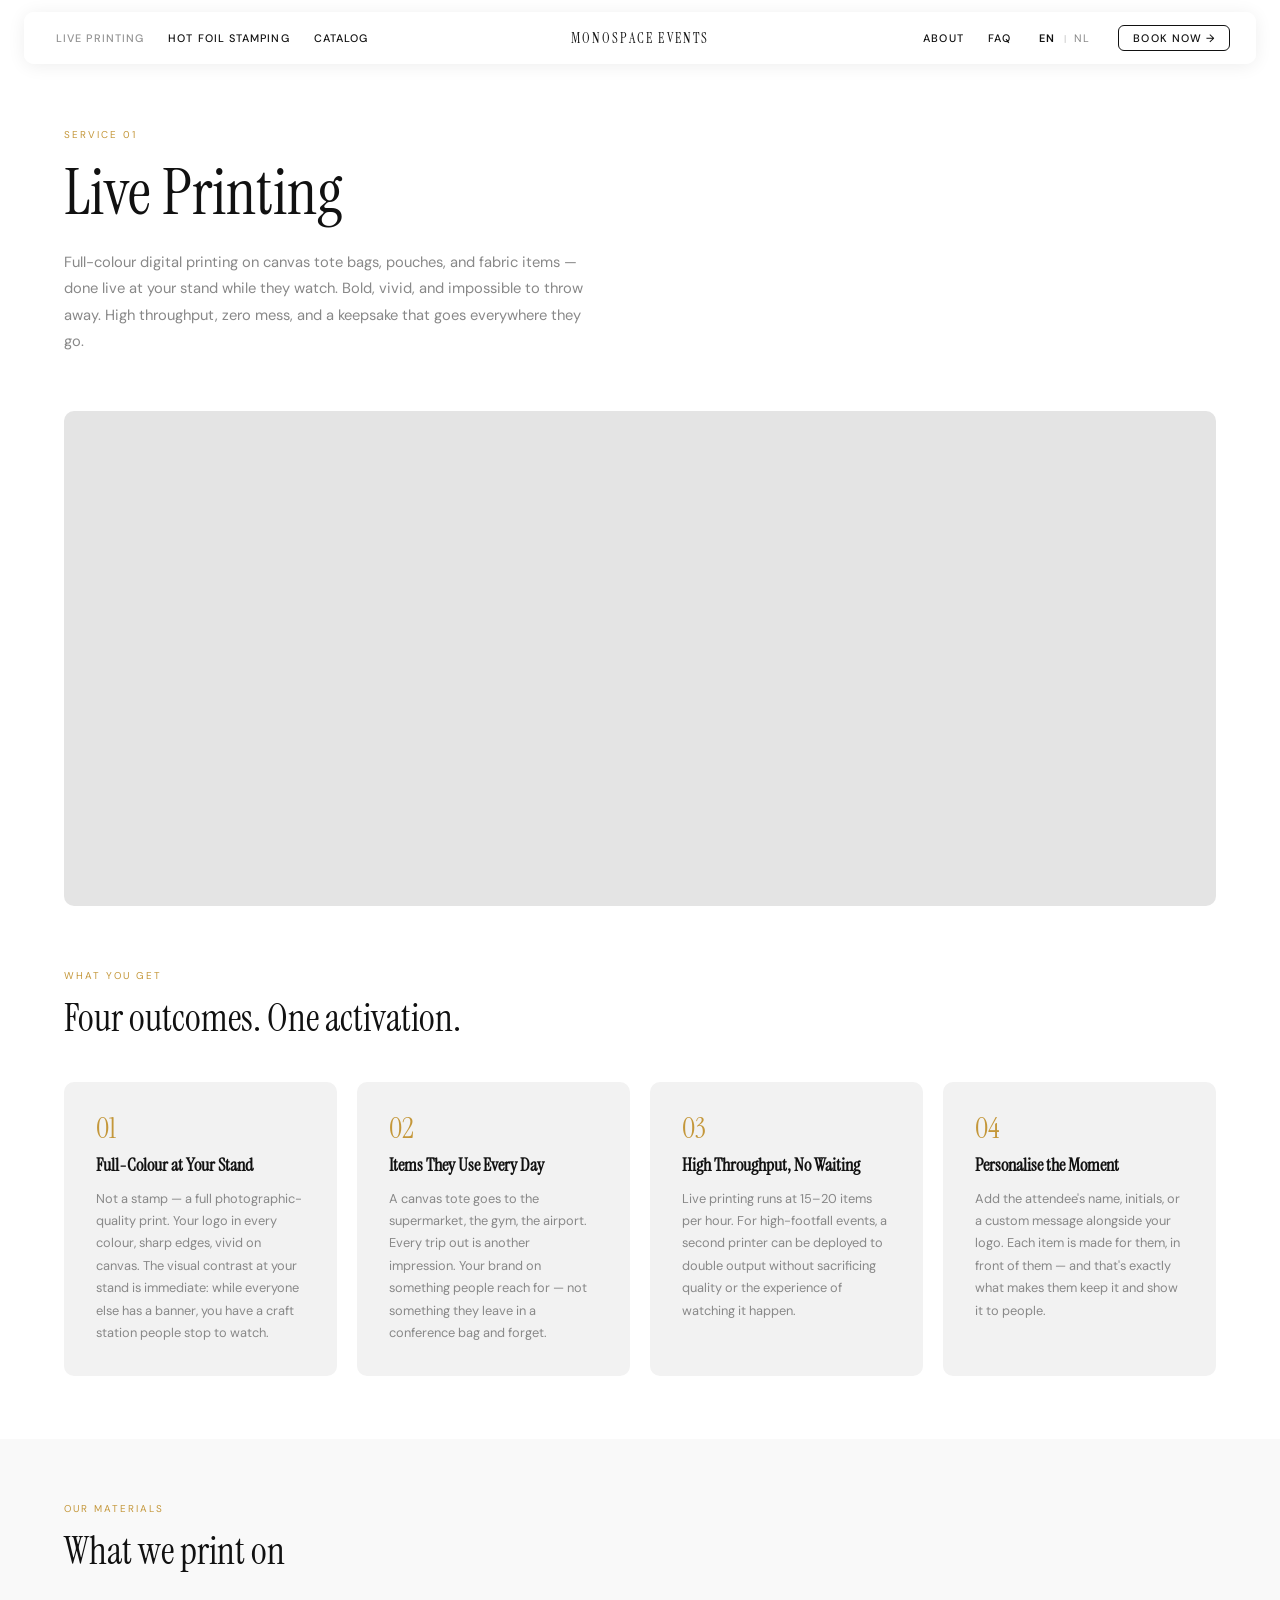
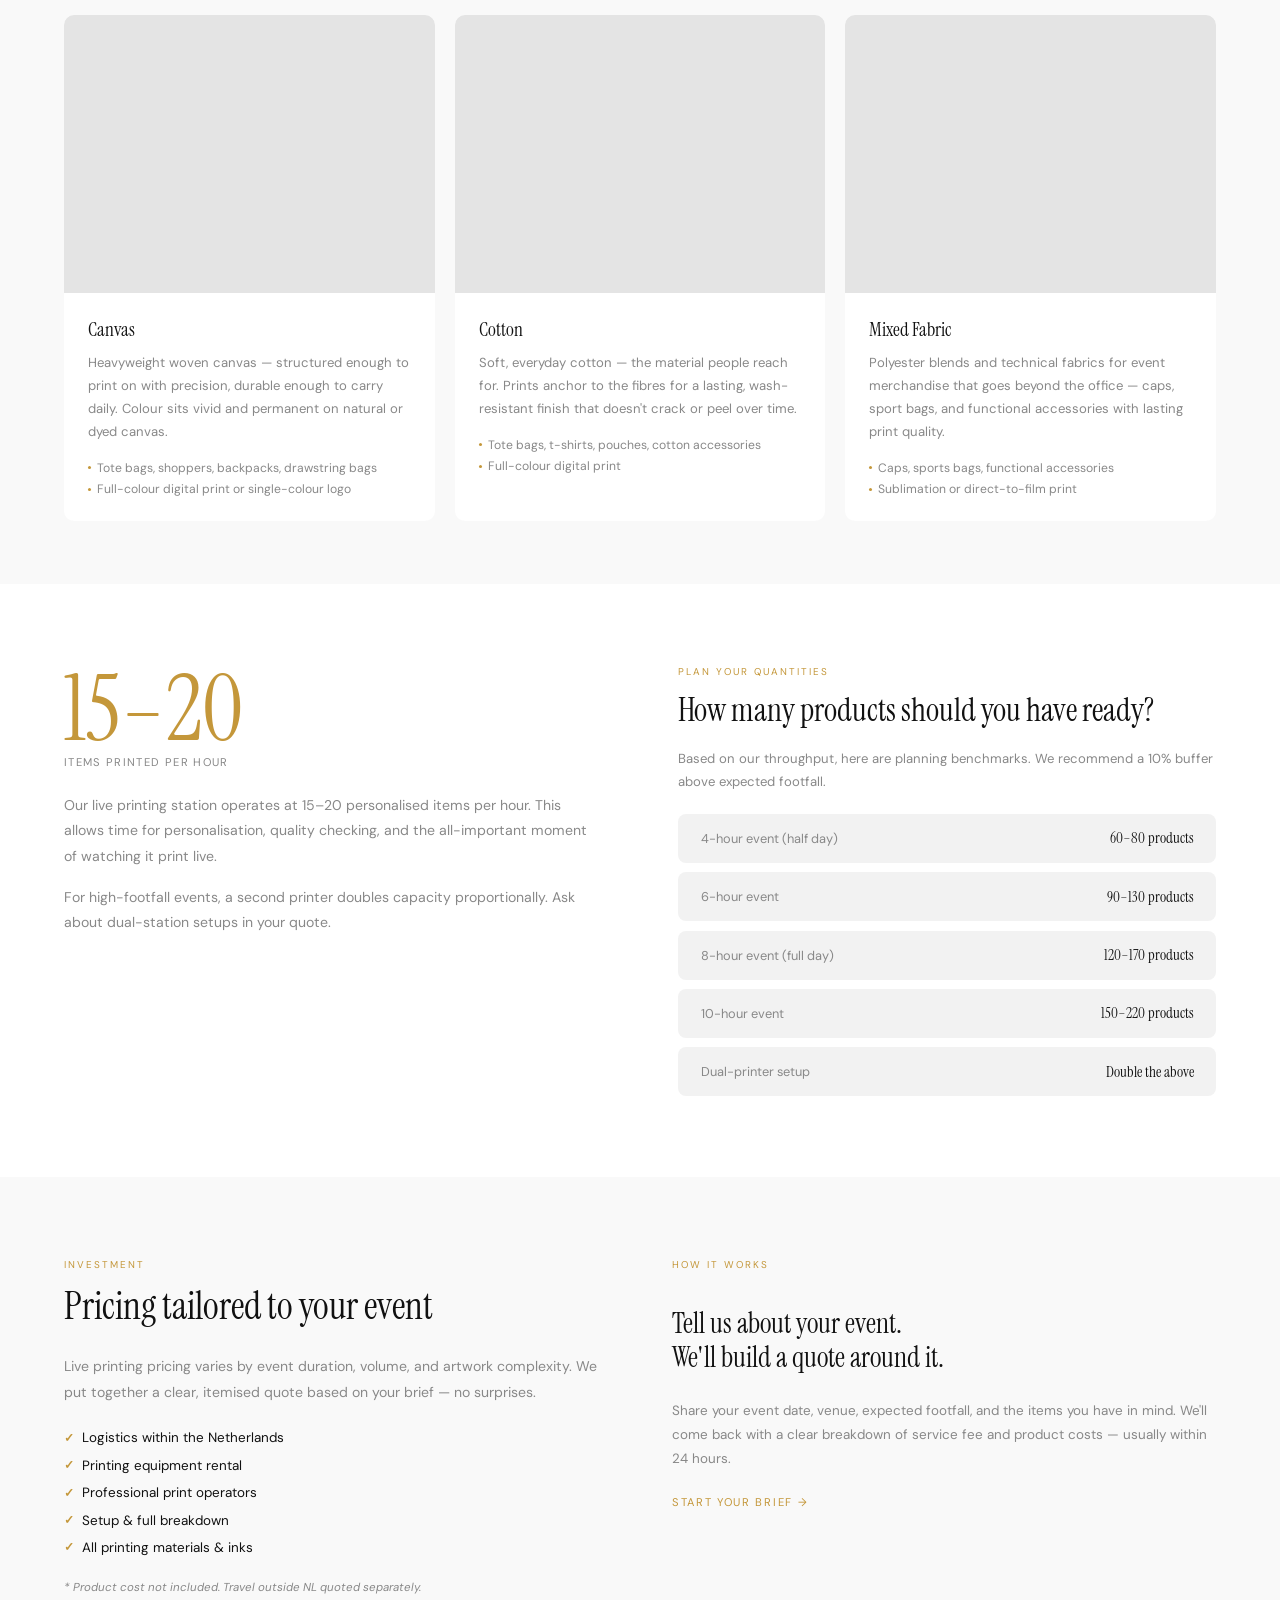
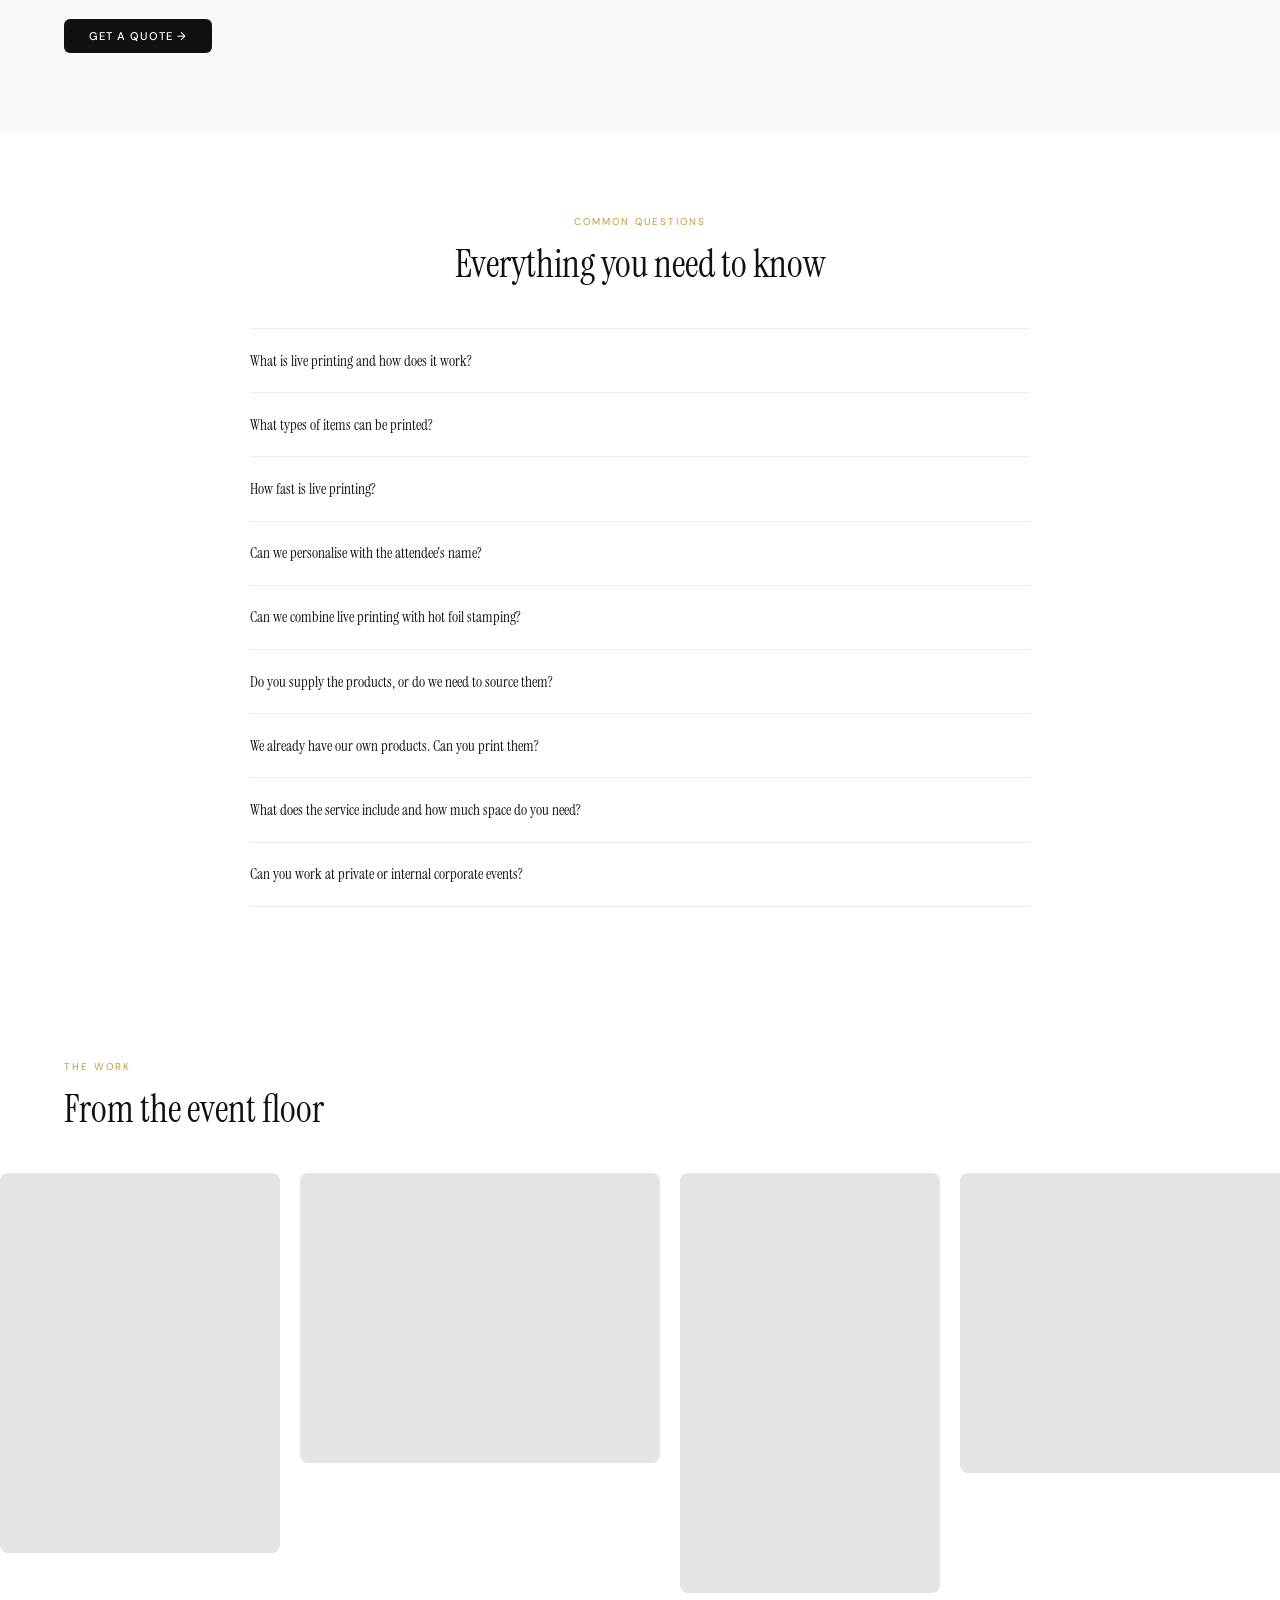
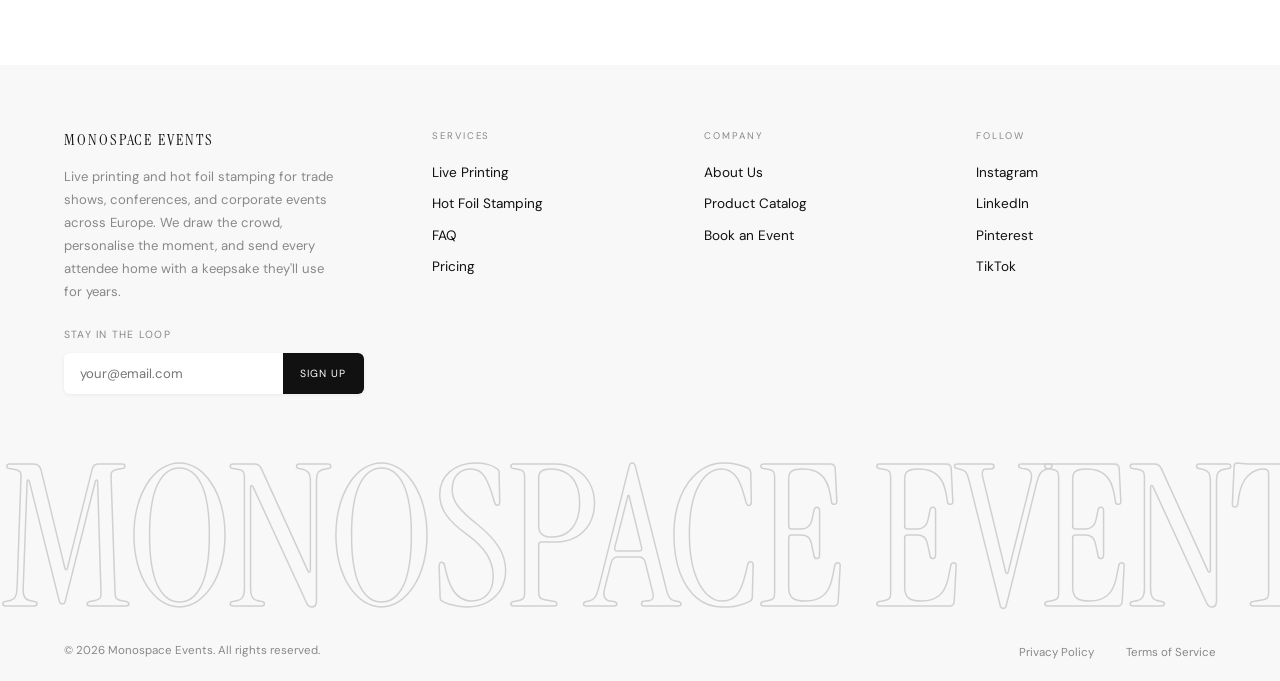
<file: live-printing.html>
<!DOCTYPE html>
<html lang="en">
<head>
  <meta charset="UTF-8" />
  <meta name="viewport" content="width=device-width, initial-scale=1.0" />
  <title>Live Printing for Trade Shows & Corporate Events | Monospace Events</title>
  <meta name="description" content="Full-colour live printing on canvas tote bags, pouches, and fabric items at your event stand. Personalised while they watch — high-impact, high-throughput, and impossible to throw away. Across Europe." />
  <link rel="stylesheet" href="css/styles.css" />
  <script src="js/i18n.js"></script>
</head>
<body data-page="live-printing">

  <nav class="nav" id="nav">
    <ul class="nav-left">
      <li><button class="nav-hamburger" id="nav-hamburger" data-i18n-aria="nav.open_menu" aria-label="Open menu"><span></span><span></span><span></span></button></li>
      <li><a class="nav-link" href="live-printing.html" style="opacity:0.45;" data-i18n="nav.live_printing">Live Printing</a></li>
      <li><a class="nav-link" href="hot-foil-stamping.html" data-i18n="nav.hot_foil">Hot Foil Stamping</a></li>
      <li><a class="nav-link" href="catalog.html" data-i18n="nav.catalog">Catalog</a></li>
    </ul>
    <a class="nav-logo" href="index.html">Monospace Events</a>
    <ul class="nav-right">
      <li><a class="nav-link" href="index.html#about" data-i18n="nav.about">About</a></li>
      <li><a class="nav-link" href="#faq" data-i18n="nav.faq">FAQ</a></li>
      <li class="lang-switcher">
        <button class="lang-btn lang-active" data-lang="en">EN</button>
        <span class="lang-sep">|</span>
        <button class="lang-btn" data-lang="nl">NL</button>
      </li>
      <li><a class="nav-link nav-cta" href="book-now.html" data-i18n="nav.book_now">Book Now →</a></li>
    </ul>
  </nav>

  <div class="mob-menu" id="mob-menu">
    <div class="mob-menu-head">
      <button class="mob-close" id="mob-close">&times;</button>
      <span class="mob-logo">Monospace Events</span>
      <div class="mob-spacer"></div>
    </div>
    <nav class="mob-nav">
      <a href="live-printing.html" data-i18n="nav.live_printing">Live Printing</a>
      <a href="hot-foil-stamping.html" data-i18n="nav.hot_foil">Hot Foil Stamping</a>
      <a href="catalog.html" data-i18n="nav.catalog">Catalog</a>
      <a href="index.html#about" data-i18n="nav.about">About</a>
      <a href="#faq" data-i18n="nav.faq">FAQ</a>
      <a href="book-now.html" class="mob-book" data-i18n="mob.book_now">Book Now →</a>
    </nav>
    <div class="mob-lang">
      <button class="lang-btn lang-active" data-lang="en">EN</button>
      <span class="lang-sep">|</span>
      <button class="lang-btn" data-lang="nl">NL</button>
    </div>
  </div>


  <header class="page-hero">
    <p class="page-hero-eyebrow" data-i18n="lp.eyebrow">Service 01</p>
    <h1 class="page-hero-title" data-i18n="lp.title">Live Printing</h1>
    <p class="page-hero-subtitle" data-i18n="lp.subtitle">Full-colour digital printing on canvas tote bags, pouches, and fabric items — done live at your stand while they watch. Bold, vivid, and impossible to throw away. High throughput, zero mess, and a keepsake that goes everywhere they go.</p>
  </header>
  <div class="services-hero-image"></div>


  <section class="achieve-section">
    <p class="section-eyebrow" style="padding:0;" data-i18n="lp.wyg_eyebrow">What You Get</p>
    <h2 class="section-title" style="margin-top:0.5rem; margin-bottom:0;" data-i18n="lp.wyg_title">Four outcomes. One activation.</h2>
    <div class="achieve-grid">
      <div class="achieve-card">
        <div class="achieve-num">01</div>
        <h3 class="achieve-title" data-i18n="lp.o1_title">Full-Colour at Your Stand</h3>
        <p class="achieve-text" data-i18n="lp.o1_text">Not a stamp — a full photographic-quality print. Your logo in every colour, sharp edges, vivid on canvas. The visual contrast at your stand is immediate: while everyone else has a banner, you have a craft station people stop to watch.</p>
      </div>
      <div class="achieve-card">
        <div class="achieve-num">02</div>
        <h3 class="achieve-title" data-i18n="lp.o2_title">Items They Use Every Day</h3>
        <p class="achieve-text" data-i18n="lp.o2_text">A canvas tote goes to the supermarket, the gym, the airport. Every trip out is another impression. Your brand on something people reach for — not something they leave in a conference bag and forget.</p>
      </div>
      <div class="achieve-card">
        <div class="achieve-num">03</div>
        <h3 class="achieve-title" data-i18n="lp.o3_title">High Throughput, No Waiting</h3>
        <p class="achieve-text" data-i18n="lp.o3_text">Live printing runs at 15–20 items per hour. For high-footfall events, a second printer can be deployed to double output without sacrificing quality or the experience of watching it happen.</p>
      </div>
      <div class="achieve-card">
        <div class="achieve-num">04</div>
        <h3 class="achieve-title" data-i18n="lp.o4_title">Personalise the Moment</h3>
        <p class="achieve-text" data-i18n="lp.o4_text">Add the attendee's name, initials, or a custom message alongside your logo. Each item is made for them, in front of them — and that's exactly what makes them keep it and show it to people.</p>
      </div>
    </div>
  </section>


  <section class="materials-section">
    <div style="padding:0;">
      <p class="section-eyebrow" data-i18n="lp.mat_eyebrow">Our Materials</p>
      <h2 class="section-title" style="margin-bottom:0;" data-i18n="lp.mat_title">What we print on</h2>
    </div>
    <div class="materials-grid">
      <div class="material-card">
        <div class="material-card-img"></div>
        <div class="material-card-body">
          <h2 class="material-card-title" data-i18n="lp.mat1_title">Canvas</h2>
          <p class="material-card-text" data-i18n="lp.mat1_text">Heavyweight woven canvas — structured enough to print on with precision, durable enough to carry daily. Colour sits vivid and permanent on natural or dyed canvas.</p>
          <ul class="material-card-features">
            <li data-i18n="lp.mat1_f1">Tote bags, shoppers, backpacks, drawstring bags</li>
            <li data-i18n="lp.mat1_f2">Full-colour digital print or single-colour logo</li>
          </ul>
        </div>
      </div>
      <div class="material-card">
        <div class="material-card-img"></div>
        <div class="material-card-body">
          <h2 class="material-card-title" data-i18n="lp.mat2_title">Cotton</h2>
          <p class="material-card-text" data-i18n="lp.mat2_text">Soft, everyday cotton — the material people reach for. Prints anchor to the fibres for a lasting, wash-resistant finish that doesn't crack or peel over time.</p>
          <ul class="material-card-features">
            <li data-i18n="lp.mat2_f1">Tote bags, t-shirts, pouches, cotton accessories</li>
            <li data-i18n="lp.mat2_f2">Full-colour digital print</li>
          </ul>
        </div>
      </div>
      <div class="material-card">
        <div class="material-card-img"></div>
        <div class="material-card-body">
          <h2 class="material-card-title" data-i18n="lp.mat3_title">Mixed Fabric</h2>
          <p class="material-card-text" data-i18n="lp.mat3_text">Polyester blends and technical fabrics for event merchandise that goes beyond the office — caps, sport bags, and functional accessories with lasting print quality.</p>
          <ul class="material-card-features">
            <li data-i18n="lp.mat3_f1">Caps, sports bags, functional accessories</li>
            <li data-i18n="lp.mat3_f2">Sublimation or direct-to-film print</li>
          </ul>
        </div>
      </div>
    </div>
  </section>


  <section class="capacity-section">
    <div class="capacity-inner">
      <div>
        <div class="capacity-num" data-i18n="lp.cap_num">15–20</div>
        <p class="capacity-label" data-i18n="lp.cap_label">items printed per hour</p>
        <p class="capacity-desc" data-i18n="lp.cap_desc1">Our live printing station operates at 15–20 personalised items per hour. This allows time for personalisation, quality checking, and the all-important moment of watching it print live.</p>
        <p class="capacity-desc" style="margin-top:1rem;" data-i18n="lp.cap_desc2">For high-footfall events, a second printer doubles capacity proportionally. Ask about dual-station setups in your quote.</p>
      </div>
      <div>
        <p class="section-eyebrow" data-i18n="lp.cap_plan_eyebrow">Plan Your Quantities</p>
        <h3 class="capacity-title" data-i18n="lp.cap_plan_title">How many products should you have ready?</h3>
        <p style="font-size:0.82rem; color:var(--muted); line-height:1.75; margin-bottom:1.25rem;" data-i18n="lp.cap_plan_desc">Based on our throughput, here are planning benchmarks. We recommend a 10% buffer above expected footfall.</p>
        <div class="capacity-examples">
          <div class="capacity-example">
            <span class="capacity-example-label" data-i18n="cap.4hr_label">4-hour event (half day)</span>
            <span class="capacity-example-val" data-i18n="cap.4hr_print">60–80 products</span>
          </div>
          <div class="capacity-example">
            <span class="capacity-example-label" data-i18n="cap.6hr_label">6-hour event</span>
            <span class="capacity-example-val" data-i18n="cap.6hr_print">90–130 products</span>
          </div>
          <div class="capacity-example">
            <span class="capacity-example-label" data-i18n="cap.8hr_label">8-hour event (full day)</span>
            <span class="capacity-example-val" data-i18n="cap.8hr_print">120–170 products</span>
          </div>
          <div class="capacity-example">
            <span class="capacity-example-label" data-i18n="cap.10hr_label">10-hour event</span>
            <span class="capacity-example-val" data-i18n="cap.10hr_print">150–220 products</span>
          </div>
          <div class="capacity-example">
            <span class="capacity-example-label" data-i18n="cap.dual_label">Dual-printer setup</span>
            <span class="capacity-example-val" data-i18n="cap.dual_val">Double the above</span>
          </div>
        </div>
      </div>
    </div>
  </section>


  <section class="pricing-section" id="pricing">
    <div class="pricing-layout">
      <div class="pricing-left">
        <p class="section-eyebrow" data-i18n="pricing.eyebrow">Investment</p>
        <h2 class="pricing-title" data-i18n="lp.pricing_title">Pricing tailored to your event</h2>
        <p style="font-size:0.88rem; color:var(--muted); line-height:1.85; margin-bottom:1.5rem;" data-i18n="lp.pricing_body">Live printing pricing varies by event duration, volume, and artwork complexity. We put together a clear, itemised quote based on your brief — no surprises.</p>
        <div class="pricing-includes">
          <span class="pricing-inc-item" data-i18n="pricing.inc1">Logistics within the Netherlands</span>
          <span class="pricing-inc-item" data-i18n="lp.pricing_inc2">Printing equipment rental</span>
          <span class="pricing-inc-item" data-i18n="lp.pricing_inc3">Professional print operators</span>
          <span class="pricing-inc-item" data-i18n="pricing.inc4">Setup & full breakdown</span>
          <span class="pricing-inc-item" data-i18n="lp.pricing_inc5">All printing materials & inks</span>
        </div>
        <p class="pricing-note-sm" data-i18n="lp.pricing_note">* Product cost not included. Travel outside NL quoted separately.</p>
        <div style="margin-top:1.5rem;">
          <a class="btn-dark" href="book-now.html" data-i18n="lp.get_quote">Get a Quote →</a>
        </div>
      </div>
      <div class="pricing-right" style="display:flex; flex-direction:column; justify-content:center; gap:1.5rem;">
        <p class="section-eyebrow" data-i18n="lp.how_eyebrow">How it works</p>
        <h3 style="font-family:'Instrument Serif',serif; font-size:clamp(1.3rem,2.2vw,1.9rem); font-weight:400; line-height:1.2;" data-i18n-html="lp.how_title">Tell us about your event.<br>We'll build a quote around it.</h3>
        <p style="font-size:0.84rem; color:var(--muted); line-height:1.8;" data-i18n="lp.how_body">Share your event date, venue, expected footfall, and the items you have in mind. We'll come back with a clear breakdown of service fee and product costs — usually within 24 hours.</p>
        <a class="value-cta" href="book-now.html" data-i18n="lp.start_brief">Start your brief →</a>
      </div>
    </div>
  </section>


  <section class="faq-section" id="faq">
    <div class="faq-inner">
      <p class="section-eyebrow" style="text-align:center;" data-i18n="faq.eyebrow">Common Questions</p>
      <h2 class="section-title" style="text-align:center; margin-bottom:0;" data-i18n="faq.title">Everything you need to know</h2>
      <div class="faq-grid">

        <div class="faq-item">
          <button class="faq-question" data-i18n="lp.faq1_q">What is live printing and how does it work? <span class="faq-icon">+</span></button>
          <div class="faq-answer"><div class="faq-answer-inner"><p data-i18n="lp.faq1_a">Live printing uses digital printing technology to apply full-colour designs onto fabric and canvas items at your event stand.</p></div></div>
        </div>
        <div class="faq-item">
          <button class="faq-question" data-i18n="lp.faq2_q">What types of items can be printed? <span class="faq-icon">+</span></button>
          <div class="faq-answer"><div class="faq-answer-inner"><p data-i18n="lp.faq2_a">We specialise in canvas and fabric items — tote bags, cotton shoppers, canvas pouches, drawstring bags, and similar items.</p></div></div>
        </div>
        <div class="faq-item">
          <button class="faq-question" data-i18n="lp.faq3_q">How fast is live printing? <span class="faq-icon">+</span></button>
          <div class="faq-answer"><div class="faq-answer-inner"><p data-i18n="lp.faq3_a">One printing station operates at approximately 15–20 items per hour.</p></div></div>
        </div>
        <div class="faq-item">
          <button class="faq-question" data-i18n="lp.faq4_q">Can we personalise with the attendee's name? <span class="faq-icon">+</span></button>
          <div class="faq-answer"><div class="faq-answer-inner"><p data-i18n="lp.faq4_a">Yes — and this is what makes it special. We can print your logo alongside the attendee's name or initials in the same design pass.</p></div></div>
        </div>
        <div class="faq-item">
          <button class="faq-question" data-i18n="lp.faq5_q">Can we combine live printing with hot foil stamping? <span class="faq-icon">+</span></button>
          <div class="faq-answer"><div class="faq-answer-inner"><p data-i18n="lp.faq5_a">Yes — running both services at one stand is increasingly popular.</p></div></div>
        </div>
        <div class="faq-item">
          <button class="faq-question" data-i18n="lp.faq6_q">Do you supply the products, or do we need to source them? <span class="faq-icon">+</span></button>
          <div class="faq-answer"><div class="faq-answer-inner"><p data-i18n="lp.faq6_a">Both work. We supply a range of printable canvas and fabric items — browse our catalog.</p></div></div>
        </div>
        <div class="faq-item">
          <button class="faq-question" data-i18n="lp.faq7_q">We already have our own products. Can you print them? <span class="faq-icon">+</span></button>
          <div class="faq-answer"><div class="faq-answer-inner"><p data-i18n="lp.faq7_a">Yes. We can print on client-supplied fabric and canvas merchandise at no extra cost.</p></div></div>
        </div>
        <div class="faq-item">
          <button class="faq-question" data-i18n="lp.faq8_q">What does the service include and how much space do you need? <span class="faq-icon">+</span></button>
          <div class="faq-answer"><div class="faq-answer-inner"><p data-i18n="lp.faq8_a">The service fee includes: logistics within the Netherlands, printing equipment, all inks and materials, professional print operators, setup before the event, and full breakdown after.</p></div></div>
        </div>
        <div class="faq-item">
          <button class="faq-question" data-i18n="lp.faq9_q">Can you work at private or internal corporate events? <span class="faq-icon">+</span></button>
          <div class="faq-answer"><div class="faq-answer-inner"><p data-i18n="lp.faq9_a">Absolutely. We work at trade shows, conferences, internal company events, product launches, client hospitality days, and award ceremonies.</p></div></div>
        </div>

      </div>
    </div>
  </section>


  <section class="gallery-section">
    <div class="gallery-header">
      <p class="section-eyebrow" data-i18n="section.gallery_eyebrow">The Work</p>
      <h2 class="section-title" data-i18n="section.gallery_title">From the event floor</h2>
    </div>
    <div class="gallery-track-wrap">
      <div class="gallery-track">
        <div class="gallery-item" style="width:280px;height:380px;"></div>
        <div class="gallery-item" style="width:360px;height:290px;"></div>
        <div class="gallery-item" style="width:260px;height:420px;"></div>
        <div class="gallery-item" style="width:400px;height:300px;"></div>
        <div class="gallery-item" style="width:300px;height:360px;"></div>
        <div class="gallery-item" style="width:340px;height:310px;"></div>
        <div class="gallery-item" style="width:280px;height:400px;"></div>
        <div class="gallery-item" style="width:380px;height:270px;"></div>
        <div class="gallery-item" style="width:280px;height:380px;"></div>
        <div class="gallery-item" style="width:360px;height:290px;"></div>
        <div class="gallery-item" style="width:260px;height:420px;"></div>
        <div class="gallery-item" style="width:400px;height:300px;"></div>
        <div class="gallery-item" style="width:300px;height:360px;"></div>
        <div class="gallery-item" style="width:340px;height:310px;"></div>
        <div class="gallery-item" style="width:280px;height:400px;"></div>
        <div class="gallery-item" style="width:380px;height:270px;"></div>
      </div>
    </div>
  </section>


  <footer class="footer">
    <div class="footer-top">
      <div>
        <p style="font-family:'Instrument Serif',serif; font-size:1rem; letter-spacing:0.12em; text-transform:uppercase; margin-bottom:1rem;">Monospace Events</p>
        <p class="footer-brand-text" data-i18n="footer.brand_text">Live printing and hot foil stamping for trade shows, conferences, and corporate events across Europe.</p>
        <p class="footer-email-label" data-i18n="footer.stay_loop">Stay in the loop</p>
        <form class="footer-form" onsubmit="return false;">
          <input type="email" data-i18n-placeholder="footer.email_placeholder" placeholder="your@email.com" aria-label="Email" />
          <button type="submit" data-i18n="footer.sign_up">Sign Up</button>
        </form>
      </div>
      <div>
        <p class="footer-col-title" data-i18n="footer.services">Services</p>
        <ul class="footer-col-links">
          <li><a href="live-printing.html" data-i18n="nav.live_printing">Live Printing</a></li>
          <li><a href="hot-foil-stamping.html" data-i18n="nav.hot_foil">Hot Foil Stamping</a></li>
          <li><a href="#faq" data-i18n="footer.faq">FAQ</a></li>
          <li><a href="hot-foil-stamping.html#pricing" data-i18n="footer.pricing">Pricing</a></li>
        </ul>
      </div>
      <div>
        <p class="footer-col-title" data-i18n="footer.company">Company</p>
        <ul class="footer-col-links">
          <li><a href="index.html#about" data-i18n="footer.about_us">About Us</a></li>
          <li><a href="catalog.html" data-i18n="footer.product_catalog">Product Catalog</a></li>
          <li><a href="book-now.html" data-i18n="footer.book_event">Book an Event</a></li>
        </ul>
      </div>
      <div>
        <p class="footer-col-title" data-i18n="footer.follow">Follow</p>
        <ul class="footer-col-links">
          <li><a href="#">Instagram</a></li>
          <li><a href="#">LinkedIn</a></li>
          <li><a href="#">Pinterest</a></li>
          <li><a href="#">TikTok</a></li>
        </ul>
      </div>
    </div>
    <div class="footer-wordmark-wrap"><div class="footer-wordmark">MONOSPACE EVENTS</div></div>
    <div class="footer-bottom">
      <p class="footer-copy" data-i18n="footer.rights">&copy; 2026 Monospace Events. All rights reserved.</p>
      <ul class="footer-legal">
        <li><a href="#" data-i18n="footer.privacy">Privacy Policy</a></li>
        <li><a href="#" data-i18n="footer.terms">Terms of Service</a></li>
      </ul>
    </div>
  </footer>

  <script src="js/main.js"></script>
</body>
</html>
</file>
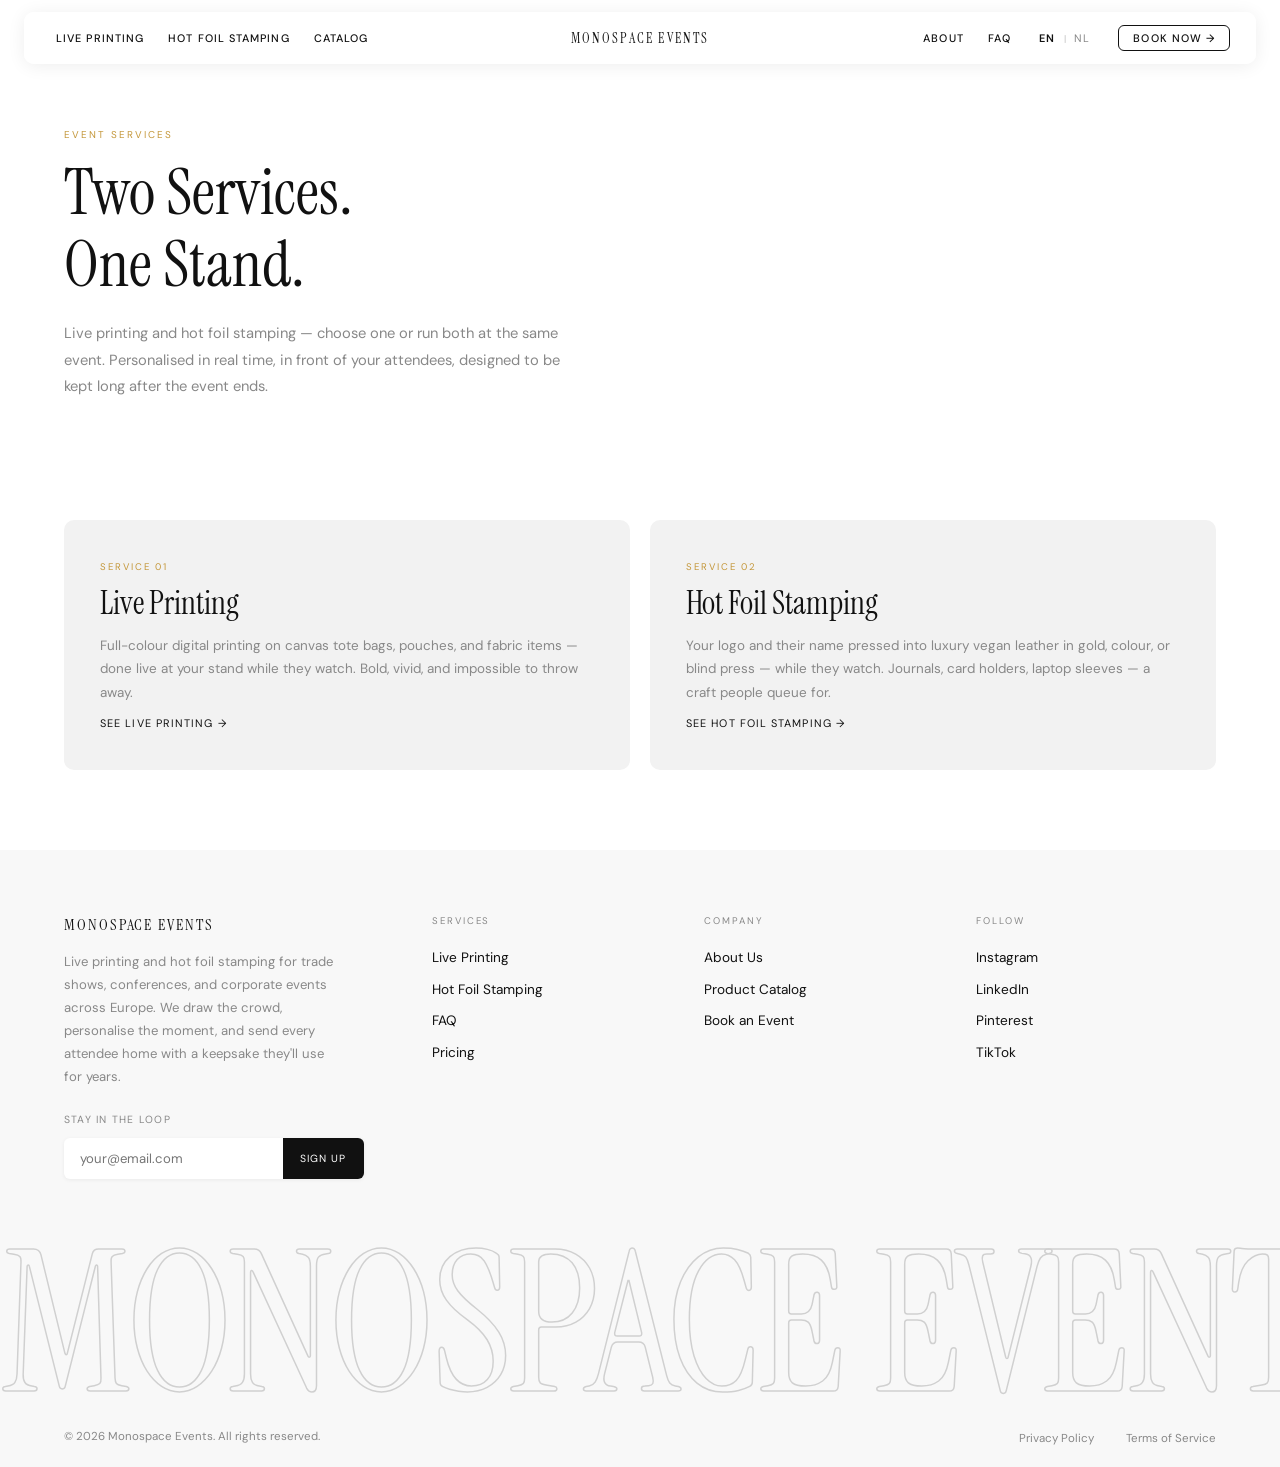
<file: services.html>
<!DOCTYPE html>
<html lang="en">
<head>
  <meta charset="UTF-8" />
  <meta name="viewport" content="width=device-width, initial-scale=1.0" />
  <title>Event Services — Live Printing & Hot Foil Stamping | Monospace Events</title>
  <meta name="description" content="Two live event activation services for your stand — live printing on canvas and fabric, and hot foil stamping on vegan leather. Personalised in real time, designed to be kept." />
  <link rel="stylesheet" href="css/styles.css" />
  <script src="js/i18n.js"></script>
</head>
<body data-page="services">

  <nav class="nav" id="nav">
    <ul class="nav-left">
      <li><button class="nav-hamburger" id="nav-hamburger" data-i18n-aria="nav.open_menu" aria-label="Open menu"><span></span><span></span><span></span></button></li>
      <li><a class="nav-link" href="live-printing.html" data-i18n="nav.live_printing">Live Printing</a></li>
      <li><a class="nav-link" href="hot-foil-stamping.html" data-i18n="nav.hot_foil">Hot Foil Stamping</a></li>
      <li><a class="nav-link" href="catalog.html" data-i18n="nav.catalog">Catalog</a></li>
    </ul>
    <a class="nav-logo" href="index.html">Monospace Events</a>
    <ul class="nav-right">
      <li><a class="nav-link" href="index.html#about" data-i18n="nav.about">About</a></li>
      <li><a class="nav-link" href="hot-foil-stamping.html#faq" data-i18n="nav.faq">FAQ</a></li>
      <li class="lang-switcher">
        <button class="lang-btn lang-active" data-lang="en">EN</button>
        <span class="lang-sep">|</span>
        <button class="lang-btn" data-lang="nl">NL</button>
      </li>
      <li><a class="nav-link nav-cta" href="book-now.html" data-i18n="nav.book_now">Book Now →</a></li>
    </ul>
  </nav>

  <div class="mob-menu" id="mob-menu">
    <div class="mob-menu-head">
      <button class="mob-close" id="mob-close">&times;</button>
      <span class="mob-logo">Monospace Events</span>
      <div class="mob-spacer"></div>
    </div>
    <nav class="mob-nav">
      <a href="live-printing.html" data-i18n="nav.live_printing">Live Printing</a>
      <a href="hot-foil-stamping.html" data-i18n="nav.hot_foil">Hot Foil Stamping</a>
      <a href="catalog.html" data-i18n="nav.catalog">Catalog</a>
      <a href="index.html#about" data-i18n="nav.about">About</a>
      <a href="hot-foil-stamping.html#faq" data-i18n="nav.faq">FAQ</a>
      <a href="hot-foil-stamping.html#pricing" data-i18n="mob.pricing">Pricing</a>
      <a href="book-now.html" class="mob-book" data-i18n="mob.book_now">Book Now →</a>
    </nav>
    <div class="mob-lang">
      <button class="lang-btn lang-active" data-lang="en">EN</button>
      <span class="lang-sep">|</span>
      <button class="lang-btn" data-lang="nl">NL</button>
    </div>
  </div>


  <header class="page-hero">
    <p class="page-hero-eyebrow" data-i18n="services.eyebrow">Event Services</p>
    <h1 class="page-hero-title" data-i18n-html="services.title">Two Services.<br>One Stand.</h1>
    <p class="page-hero-subtitle" data-i18n="services.subtitle">Live printing and hot foil stamping — choose one or run both at the same event. Personalised in real time, in front of your attendees, designed to be kept long after the event ends.</p>
  </header>


  <section class="service-hub" style="padding-top:4rem; padding-bottom:5rem;">
    <a class="service-hub-card" href="live-printing.html">
      <div class="service-hub-num" data-i18n="services.hub1_num">Service 01</div>
      <h2 class="service-hub-title" data-i18n="services.hub1_title">Live Printing</h2>
      <p class="service-hub-desc" data-i18n="services.hub1_desc">Full-colour digital printing on canvas tote bags, pouches, and fabric items — done live at your stand while they watch. Bold, vivid, and impossible to throw away.</p>
      <span class="service-hub-cta" data-i18n="services.hub1_cta">See Live Printing →</span>
    </a>
    <a class="service-hub-card" href="hot-foil-stamping.html">
      <div class="service-hub-num" data-i18n="services.hub2_num">Service 02</div>
      <h2 class="service-hub-title" data-i18n="services.hub2_title">Hot Foil Stamping</h2>
      <p class="service-hub-desc" data-i18n="services.hub2_desc">Your logo and their name pressed into luxury vegan leather in gold, colour, or blind press — while they watch. Journals, card holders, laptop sleeves — a craft people queue for.</p>
      <span class="service-hub-cta" data-i18n="services.hub2_cta">See Hot Foil Stamping →</span>
    </a>
  </section>


  <footer class="footer">
    <div class="footer-top">
      <div>
        <p style="font-family:'Instrument Serif',serif; font-size:1rem; letter-spacing:0.12em; text-transform:uppercase; margin-bottom:1rem;">Monospace Events</p>
        <p class="footer-brand-text" data-i18n="footer.brand_text">Live printing and hot foil stamping for trade shows, conferences, and corporate events across Europe. We draw the crowd, personalise the moment, and send every attendee home with a keepsake they'll use for years.</p>
        <p class="footer-email-label" data-i18n="footer.stay_loop">Stay in the loop</p>
        <form class="footer-form" onsubmit="return false;">
          <input type="email" data-i18n-placeholder="footer.email_placeholder" placeholder="your@email.com" aria-label="Email" />
          <button type="submit" data-i18n="footer.sign_up">Sign Up</button>
        </form>
      </div>
      <div>
        <p class="footer-col-title" data-i18n="footer.services">Services</p>
        <ul class="footer-col-links">
          <li><a href="live-printing.html" data-i18n="nav.live_printing">Live Printing</a></li>
          <li><a href="hot-foil-stamping.html" data-i18n="nav.hot_foil">Hot Foil Stamping</a></li>
          <li><a href="hot-foil-stamping.html#faq" data-i18n="footer.faq">FAQ</a></li>
          <li><a href="hot-foil-stamping.html#pricing" data-i18n="footer.pricing">Pricing</a></li>
        </ul>
      </div>
      <div>
        <p class="footer-col-title" data-i18n="footer.company">Company</p>
        <ul class="footer-col-links">
          <li><a href="index.html#about" data-i18n="footer.about_us">About Us</a></li>
          <li><a href="catalog.html" data-i18n="footer.product_catalog">Product Catalog</a></li>
          <li><a href="book-now.html" data-i18n="footer.book_event">Book an Event</a></li>
        </ul>
      </div>
      <div>
        <p class="footer-col-title" data-i18n="footer.follow">Follow</p>
        <ul class="footer-col-links">
          <li><a href="#">Instagram</a></li>
          <li><a href="#">LinkedIn</a></li>
          <li><a href="#">Pinterest</a></li>
          <li><a href="#">TikTok</a></li>
        </ul>
      </div>
    </div>
    <div class="footer-wordmark-wrap"><div class="footer-wordmark">MONOSPACE EVENTS</div></div>
    <div class="footer-bottom">
      <p class="footer-copy" data-i18n="footer.rights">&copy; 2026 Monospace Events. All rights reserved.</p>
      <ul class="footer-legal">
        <li><a href="#" data-i18n="footer.privacy">Privacy Policy</a></li>
        <li><a href="#" data-i18n="footer.terms">Terms of Service</a></li>
      </ul>
    </div>
  </footer>

  <script src="js/main.js"></script>
</body>
</html>
</file>
<file: css/styles.css>
/* MONOSPACE EVENTS — Global Stylesheet v3 */
@import url('https://fonts.googleapis.com/css2?family=Instrument+Serif:ital@0;1&family=DM+Sans:opsz,wght@9..40,300;9..40,400;9..40,500;9..40,600&display=swap');

:root {
  --gold:   #C4973A;
  --text:   #111111;
  --muted:  #888888;
  --card:   #F2F2F2;
  --ph:     #E4E4E4;   /* image placeholder */
  --pad:    clamp(1.5rem, 5vw, 6rem);
  --nav-h:  max(5vh, 52px);
  --nav-top: 0.75rem;
}

*, *::before, *::after { box-sizing: border-box; margin: 0; padding: 0; }
html { scroll-behavior: smooth; }
body {
  font-family: 'DM Sans', sans-serif;
  background: #fff;
  color: var(--text);
  overflow-x: hidden;
  -webkit-font-smoothing: antialiased;
}
a { text-decoration: none; color: inherit; }
img { display: block; max-width: 100%; }
button { font-family: inherit; }

/* Image placeholder */
.ph {
  background: var(--ph);
  display: block;
  width: 100%; height: 100%;
}

/* ============================
   NAVIGATION — floating pill
   ============================ */
.nav {
  position: fixed;
  top: var(--nav-top);
  left: clamp(0.75rem, 2vw, 1.5rem);
  right: clamp(0.75rem, 2vw, 1.5rem);
  height: var(--nav-h);
  display: flex;
  align-items: center;
  justify-content: space-between;
  padding: 0 2vw 0 0.5rem;
  z-index: 1000;
  background: rgba(255,255,255,0.97);
  backdrop-filter: blur(14px);
  -webkit-backdrop-filter: blur(14px);
  border-radius: 10px;
  box-shadow: 0 2px 18px rgba(0,0,0,0.07);
  transition: background 0.35s ease, box-shadow 0.3s;
}
.nav:hover { box-shadow: 0 4px 24px rgba(0,0,0,0.1); }

.nav.transparent {
  background: rgba(255,255,255,0.88);
  backdrop-filter: blur(10px);
  -webkit-backdrop-filter: blur(10px);
  box-shadow: none;
}
.nav.solid {
  background: rgba(255,255,255,0.97);
  backdrop-filter: blur(14px);
  -webkit-backdrop-filter: blur(14px);
}

.nav-left, .nav-right {
  display: flex;
  align-items: center;
  gap: 1.5rem;
  list-style: none;
  flex: 1;
}
.nav-right { justify-content: flex-end; }

.nav-logo {
  font-family: 'Instrument Serif', serif;
  font-size: clamp(0.85rem, 1vw, 0.95rem);
  font-weight: 400;
  letter-spacing: 0.16em;
  text-transform: uppercase;
  color: var(--text);
  position: absolute;
  left: 50%;
  transform: translateX(-50%);
  white-space: nowrap;
}

.nav-link {
  font-size: 0.68rem;
  font-weight: 500;
  letter-spacing: 0.1em;
  text-transform: uppercase;
  color: var(--text);
  transition: opacity 0.2s;
  display: flex;
  align-items: center;
  gap: 0.4em;
  cursor: pointer;
}
.nav-link:hover { opacity: 0.5; }

.nav-chevron {
  width: 6px; height: 6px;
  border-right: 1px solid currentColor;
  border-bottom: 1px solid currentColor;
  transform: rotate(45deg) translateY(-2px);
  display: inline-block;
}

.nav-cta {
  border: 1px solid var(--text);
  padding: 0.48em 1.3em;
  font-size: 0.68rem;
  font-weight: 500;
  letter-spacing: 0.1em;
  text-transform: uppercase;
  color: var(--text);
  border-radius: 6px;
  display: flex;
  align-items: center;
  gap: 0.5em;
  transition: all 0.22s;
  white-space: nowrap;
}
.nav-cta:hover { background: var(--text); color: #fff; }

@media (max-width: 900px) {
  .nav-cta {
    padding: 0.38em 0.85em;
    font-size: 0.6rem;
    letter-spacing: 0.05em;
  }
}

/* ============================
   DROPDOWN — full 100vw panel
   ============================ */
.nav-item { position: relative; }

.nav-dropdown {
  position: fixed;
  top: calc(var(--nav-top) + var(--nav-h));
  left: 0;
  right: 0;
  height: 40vh;
  background: transparent;
  padding: 0.75rem;
  display: grid;
  grid-template-columns: repeat(4, 1fr);
  gap: 10px;
  opacity: 0;
  pointer-events: none;
  transition: opacity 0.2s ease, transform 0.2s ease;
  transform: translateY(6px);
  filter: drop-shadow(0 20px 40px rgba(0,0,0,0.12));
}
.nav-dropdown.open {
  opacity: 1;
  pointer-events: all;
  transform: translateY(0);
}

.dd-card {
  position: relative;
  aspect-ratio: unset;
  height: 100%;
  overflow: hidden;
  cursor: pointer;
  background: var(--ph);
  border-radius: 10px;
  display: block;
}
.dd-card:hover .dd-card-overlay { background: rgba(0,0,0,0.55); }

.dd-card-overlay {
  position: absolute;
  inset: 0;
  background: rgba(0,0,0,0.35);
  display: flex;
  flex-direction: column;
  justify-content: flex-end;
  padding: 1rem;
  transition: background 0.3s;
}
.dd-card-sub {
  font-size: 0.58rem;
  letter-spacing: 0.14em;
  text-transform: uppercase;
  color: rgba(255,255,255,0.65);
  margin-bottom: 0.25rem;
}
.dd-card-label {
  font-family: 'Instrument Serif', serif;
  font-size: 1rem;
  color: #fff;
}

/* ============================
   HERO
   ============================ */
.hero {
  position: relative;
  height: 95vh;
  min-height: 520px;
  overflow: hidden;
}

.hero-bg {
  position: absolute;
  inset: 0;
  background-image: linear-gradient(rgba(0,0,0,0.58), rgba(0,0,0,0.58)), url('../assets/products/hero-bg.jpg');
  background-size: cover;
  background-position: center;
}

.hero-body {
  position: absolute;
  inset: 0;
  display: flex;
  flex-direction: column;
  justify-content: flex-end;
  padding: var(--pad);
  padding-bottom: clamp(2rem, 4vh, 3.5rem);
  z-index: 1;
}

.hero-content { max-width: 680px; }

.hero-title {
  font-family: 'Instrument Serif', serif;
  font-size: clamp(2.6rem, 5.5vw, 5rem);
  font-weight: 400;
  color: #fff;
  line-height: 1.08;
  margin-bottom: 1rem;
}

.hero-subtitle {
  font-size: 0.62rem;
  letter-spacing: 0.22em;
  text-transform: uppercase;
  color: rgba(255,255,255,0.72);
}

/* ============================
   UTILITIES
   ============================ */
.section-eyebrow {
  font-size: 0.62rem;
  letter-spacing: 0.2em;
  text-transform: uppercase;
  color: var(--gold);
  margin-bottom: 0.75rem;
}

.section-title {
  font-family: 'Instrument Serif', serif;
  font-size: clamp(1.8rem, 3vw, 2.6rem);
  font-weight: 400;
  line-height: 1.25;
  color: var(--text);
}

.arrow-btn {
  width: 34px; height: 34px;
  border: 1.5px solid var(--gold);
  border-radius: 50%;
  display: flex;
  align-items: center;
  justify-content: center;
  color: var(--gold);
  font-size: 0.9rem;
  flex-shrink: 0;
  transition: all 0.2s;
}

.value-cta {
  display: inline-flex;
  align-items: center;
  gap: 0.8em;
  font-size: 0.7rem;
  letter-spacing: 0.15em;
  text-transform: uppercase;
  color: var(--gold);
  transition: opacity 0.2s;
}
.value-cta:hover { opacity: 0.6; }

/* ============================
   VALUE STATEMENT
   ============================ */
.value-section {
  padding: clamp(5rem, 11vh, 10rem) var(--pad);
  text-align: center;
}
.value-inner { max-width: 880px; margin: 0 auto; }

.value-title {
  font-family: 'Instrument Serif', serif;
  font-size: clamp(1.75rem, 3.8vw, 3.4rem);
  font-weight: 400;
  line-height: 1.25;
  color: var(--text);
  margin-bottom: 2.5rem;
}

/* ============================
   SERVICE CARDS — outcome/service focus, WHITE bg
   ============================ */
.service-cards {
  display: grid;
  grid-template-columns: repeat(3, 1fr);
  gap: 1.25rem;
  padding: 0 var(--pad) clamp(4rem, 8vh, 7rem);
}

.service-card {
  background: #fff;
  border-radius: 10px;
  overflow: hidden;
  display: block;
  cursor: pointer;
  border: 1px solid #EBEBEB;
  transition: border-color 0.2s, box-shadow 0.2s;
}
.service-card:hover {
  border-color: #D8D8D8;
  box-shadow: 0 8px 32px rgba(0,0,0,0.06);
}

.service-img-wrap {
  aspect-ratio: 4/3.45;
  overflow: hidden;
  background: var(--ph);
}

.service-card-foot {
  padding: 1.4rem 1.5rem 1.5rem;
  display: flex;
  justify-content: space-between;
  align-items: flex-end;
  gap: 1rem;
}

.service-card-tag {
  font-size: 0.6rem;
  letter-spacing: 0.14em;
  text-transform: uppercase;
  color: var(--gold);
  margin-bottom: 0.3rem;
}

.service-card-title {
  font-family: 'Instrument Serif', serif;
  font-size: 1.1rem;
  font-weight: 400;
  color: var(--text);
  line-height: 1.3;
  margin-bottom: 0.35rem;
}

.service-card-desc {
  font-size: 0.76rem;
  color: var(--muted);
  line-height: 1.6;
}

.service-card:hover .arrow-btn { background: var(--gold); color: #fff; }

/* ============================
   WHY SECTION
   ============================ */
.why-section {
  background: #fff;
  padding: clamp(4rem, 9vh, 9rem) var(--pad);
}

.why-header {
  display: grid;
  grid-template-columns: 1fr 1fr;
  gap: 2rem;
  align-items: end;
  margin-bottom: 3rem;
}

.why-title {
  font-family: 'Instrument Serif', serif;
  font-size: clamp(1.8rem, 3vw, 2.6rem);
  font-weight: 400;
  color: var(--text);
  line-height: 1.25;
}

.why-subtitle {
  font-size: 0.88rem;
  color: var(--muted);
  line-height: 1.75;
  margin-left: auto;
  max-width: 380px;
}

.why-grid {
  display: grid;
  grid-template-columns: repeat(4, 1fr);
  gap: 1.25rem;
}

/* Cards 30% taller via pb + image placeholder on top */
.why-card {
  background: var(--card);
  border-radius: 10px;
  overflow: hidden;
  transition: background 0.2s;
}
.why-card:hover { background: #EAEAEA; }


.why-card-body {
  padding: 1.5rem 1.5rem 2rem;
}

.why-card-title {
  font-family: 'Instrument Serif', serif;
  font-size: 1rem;
  color: var(--text);
  margin-bottom: 0.65rem;
  line-height: 1.3;
}

.why-card-text {
  font-size: 0.78rem;
  color: var(--muted);
  line-height: 1.75;
}

/* ============================
   HOW IT WORKS
   ============================ */
.how-section {
  padding: clamp(4rem, 9vh, 9rem) var(--pad);
}

.how-header {
  display: flex;
  justify-content: space-between;
  align-items: flex-end;
  margin-bottom: 3rem;
}

.how-steps {
  display: grid;
  grid-template-columns: repeat(5, 1fr);
  gap: 1.25rem;
}

.how-step {
  background: var(--card);
  border-radius: 10px;
  padding: 1.5rem;
  min-height: 35vh;
  display: flex;
  flex-direction: column;
}

.how-step-num {
  font-size: 0.58rem;
  letter-spacing: 0.18em;
  color: var(--gold);
  text-transform: uppercase;
  margin-bottom: auto;
  padding-bottom: 1rem;
}

.how-step-title {
  font-family: 'Instrument Serif', serif;
  font-size: 0.95rem;
  margin-bottom: 0.5rem;
  color: var(--text);
}

.how-step-text {
  font-size: 0.76rem;
  color: var(--muted);
  line-height: 1.7;
}

/* ============================
   LIVE EXPERIENCE
   ============================ */
.live-section {
  padding: clamp(4rem, 9vh, 9rem) var(--pad);
}

.live-inner {
  display: grid;
  grid-template-columns: 1fr 1fr;
  gap: clamp(3rem, 6vw, 6rem);
  align-items: center;
}

.live-visual {
  position: relative;
  aspect-ratio: 4/4;
  border-radius: 10px;
  overflow: hidden;
  background: var(--ph);
}
.live-visual img {
  width: 100%; height: 100%;
  object-fit: cover;
  object-position: top;
}

.live-badge {
  position: absolute;
  bottom: 1.25rem; left: 1.25rem;
  background: var(--gold);
  color: #fff;
  font-size: 0.6rem;
  letter-spacing: 0.12em;
  text-transform: uppercase;
  padding: 0.4em 0.9em;
  border-radius: 4px;
  font-weight: 600;
}

.live-title {
  font-family: 'Instrument Serif', serif;
  font-size: clamp(1.8rem, 3vw, 2.6rem);
  font-weight: 400;
  line-height: 1.22;
  margin: 0.75rem 0 1.25rem;
}

.live-text {
  font-size: 0.88rem;
  color: var(--muted);
  line-height: 1.8;
  margin-bottom: 1.25rem;
}

.live-stats {
  display: grid;
  grid-template-columns: repeat(3, 1fr);
  gap: 1.25rem;
  padding-top: 2rem;
}

.live-stat-num {
  font-family: 'Instrument Serif', serif;
  font-size: 2rem;
  color: var(--gold);
  line-height: 1;
  margin-bottom: 0.3rem;
}

.live-stat-label {
  font-size: 0.68rem;
  color: var(--muted);
  line-height: 1.5;
  text-transform: uppercase;
  letter-spacing: 0.07em;
}

/* ============================
   PRICING — left / right split
   ============================ */
.pricing-section {
  padding: clamp(4rem, 9vh, 9rem) var(--pad);
  background: #F9F9F9;
}

.pricing-layout {
  display: grid;
  grid-template-columns: 1fr 1fr;
  gap: clamp(2rem, 5vw, 5rem);
  align-items: start;
}

/* LEFT column */
.pricing-left { }

.pricing-title {
  font-family: 'Instrument Serif', serif;
  font-size: clamp(1.8rem, 3vw, 2.6rem);
  font-weight: 400;
  line-height: 1.2;
  margin: 0.4rem 0 1.5rem;
}

.pricing-includes {
  display: flex;
  flex-direction: column;
  gap: 0.65rem;
  margin-bottom: 1.5rem;
}

.pricing-inc-item {
  display: flex;
  align-items: center;
  gap: 0.6em;
  font-size: 0.84rem;
  color: var(--text);
}

.pricing-inc-item::before {
  content: '✓';
  color: var(--gold);
  font-weight: 700;
  font-size: 0.75rem;
  flex-shrink: 0;
}

.pricing-note-sm {
  font-size: 0.72rem;
  color: var(--muted);
  font-style: italic;
  margin-top: 0.75rem;
}

/* RIGHT column — vertical stack */
.pricing-right {
  display: flex;
  flex-direction: column;
  gap: 0;
}

/* Top: big price */
.pricing-price-top {
  margin-bottom: 0.4rem;
}

.price-big {
  font-family: 'Instrument Serif', serif;
  font-size: clamp(3rem, 5vw, 4.5rem);
  font-weight: 400;
  color: var(--text);
  line-height: 1;
  margin-bottom: 0.25rem;
}

.price-note {
  font-size: 0.72rem;
  color: var(--muted);
  text-transform: uppercase;
  letter-spacing: 0.07em;
}

.price-extra-inline {
  font-size: 0.88rem;
  color: var(--text);
  margin-bottom: 1.5rem;
}

/* Package rows — same style as capacity-example */
.pricing-packages {
  display: flex;
  flex-direction: column;
  gap: 0.6rem;
}

.pkg-row {
  background: var(--card);
  border-radius: 8px;
  padding: 0.9rem 1.4rem;
  display: flex;
  justify-content: space-between;
  align-items: center;
  transition: background 0.2s;
}
.pkg-row:hover { background: #E8E8E8; }

.pkg-row.featured {
  background: var(--text);
}
.pkg-row.featured:hover { background: #222; }

.pkg-row-left {}

.pkg-row-hrs {
  font-size: 0.84rem;
  color: var(--text);
}
.pkg-row.featured .pkg-row-hrs { color: #fff; }

.pkg-row-items {
  font-size: 0.7rem;
  color: var(--muted);
  margin-top: 0.1rem;
}
.pkg-row.featured .pkg-row-items { color: rgba(255,255,255,0.4); }

.pkg-row-price {
  font-family: 'Instrument Serif', serif;
  font-size: 1.4rem;
  color: var(--text);
  white-space: nowrap;
}
.pkg-row.featured .pkg-row-price { color: var(--gold); }

.pricing-total-note {
  background: #fff;
  border-radius: 10px;
  padding: 1.5rem 2rem;
  margin-bottom: 1rem;
  display: grid;
  grid-template-columns: auto 1fr;
  gap: 0.75rem 2rem;
  align-items: center;
}

.pricing-total-label {
  font-size: 0.65rem;
  letter-spacing: 0.14em;
  text-transform: uppercase;
  color: var(--gold);
  grid-column: 1 / -1;
  margin-bottom: 0.25rem;
}

.pricing-total-formula {
  font-family: 'Instrument Serif', serif;
  font-size: 1rem;
  color: var(--text);
}

.pricing-total-example {
  font-size: 0.78rem;
  color: var(--muted);
  line-height: 1.6;
}

/* Keep these for services page compat */
.includes-list {
  list-style: none;
  display: flex;
  flex-direction: column;
  gap: 0.6rem;
  margin-bottom: 2rem;
}

.includes-list li {
  font-size: 0.84rem;
  color: var(--text);
  display: flex;
  align-items: center;
  gap: 0.65em;
}

.includes-list li::before {
  content: '';
  display: inline-block;
  width: 6px; height: 6px;
  background: var(--gold);
  border-radius: 50%;
  flex-shrink: 0;
}

/* ============================
   ABOUT STRIP
   ============================ */
.about-strip {
  padding: clamp(4rem, 8vh, 7rem) var(--pad);
}

.about-strip-inner {
  display: grid;
  grid-template-columns: 1fr 1fr;
  gap: clamp(3rem, 6vw, 6rem);
  align-items: center;
}

.about-visual {
  aspect-ratio: 4/5;
  border-radius: 10px;
  overflow: hidden;
  background: var(--ph);
}
.about-visual img {
  width: 100%; height: 100%;
  object-fit: cover;
}

.about-strip-body {
  font-size: 0.88rem;
  color: var(--muted);
  line-height: 1.85;
  margin-bottom: 1.5rem;
}

/* ============================
   GALLERY MARQUEE
   ============================ */
.gallery-section {
  padding: clamp(4rem, 8vh, 8rem) 0;
  overflow: hidden;
}

.gallery-header {
  padding: 0 var(--pad) 2.5rem;
}

.gallery-track-wrap { overflow: hidden; }

.gallery-track {
  display: flex;
  gap: 1.25rem;
  animation: marquee 45s linear infinite;
  width: max-content;
  align-items: flex-start;
  will-change: transform;
}
.gallery-track.paused { animation-play-state: paused; }

@keyframes marquee {
  from { transform: translateX(0); }
  to   { transform: translateX(-50%); }
}

.gallery-item {
  flex-shrink: 0;
  border-radius: 8px;
  overflow: hidden;
  background: var(--ph);
}

/* ============================
   FOOTER
   ============================ */
.footer { background: #F8F8F8; }

.footer-top {
  display: grid;
  grid-template-columns: 1.4fr 1fr 1fr 1fr;
  gap: 2rem;
  padding: 4rem var(--pad);
}

.footer-brand-text {
  font-size: 0.82rem;
  color: var(--muted);
  line-height: 1.75;
  margin-bottom: 1.5rem;
  max-width: 280px;
}

.footer-email-label {
  font-size: 0.65rem;
  letter-spacing: 0.12em;
  text-transform: uppercase;
  color: var(--muted);
  margin-bottom: 0.75rem;
}

.footer-form {
  display: flex;
  max-width: 300px;
  background: #fff;
  border-radius: 6px;
  overflow: hidden;
  box-shadow: 0 1px 4px rgba(0,0,0,0.06);
}

.footer-form input {
  flex: 1;
  padding: 0.75rem 1rem;
  border: none;
  background: transparent;
  font-family: 'DM Sans', sans-serif;
  font-size: 0.82rem;
  outline: none;
  color: var(--text);
}

.footer-form button {
  padding: 0.75rem 1.1rem;
  background: var(--text);
  color: #fff;
  border: none;
  font-size: 0.65rem;
  letter-spacing: 0.1em;
  text-transform: uppercase;
  cursor: pointer;
  white-space: nowrap;
  transition: background 0.2s;
}
.footer-form button:hover { background: #000; }

.footer-col-title {
  font-size: 0.6rem;
  letter-spacing: 0.2em;
  text-transform: uppercase;
  color: var(--muted);
  margin-bottom: 1.2rem;
}

.footer-col-links {
  list-style: none;
  display: flex;
  flex-direction: column;
  gap: 0.65rem;
}
.footer-col-links a { font-size: 0.85rem; color: var(--text); transition: opacity 0.2s; }
.footer-col-links a:hover { opacity: 0.5; }

/* Full-width wordmark — centered */
.footer-wordmark-wrap {
  overflow: hidden;
  line-height: 0.82;
  padding: 0;
  text-align: center;
}

.footer-wordmark {
  font-family: 'Instrument Serif', serif;
  font-size: 15.5vw;
  font-weight: 400;
  color: transparent;
  -webkit-text-stroke: 1.5px #D0D0D0;
  white-space: nowrap;
  user-select: none;
  letter-spacing: -0.02em;
  display: inline-block;
}

.footer-bottom {
  display: flex;
  justify-content: space-between;
  align-items: center;
  padding: 1.25rem var(--pad);
  background: #F8F8F8;
}

.footer-copy { font-size: 0.72rem; color: var(--muted); }

.footer-legal { display: flex; gap: 2rem; list-style: none; }
.footer-legal a { font-size: 0.72rem; color: var(--muted); transition: opacity 0.2s; }
.footer-legal a:hover { opacity: 0.6; }

/* ============================
   PAGE HERO (inner pages)
   ============================ */
.page-hero {
  padding: calc(var(--nav-top) + var(--nav-h) + 4rem) var(--pad) 3.5rem;
}

.page-hero-eyebrow {
  font-size: 0.62rem;
  letter-spacing: 0.2em;
  text-transform: uppercase;
  color: var(--gold);
  margin-bottom: 1rem;
}

.page-hero-title {
  font-family: 'Instrument Serif', serif;
  font-size: clamp(2.4rem, 5vw, 4.5rem);
  font-weight: 400;
  line-height: 1.12;
  margin-bottom: 1.25rem;
  max-width: 780px;
}

.page-hero-subtitle {
  font-size: 0.92rem;
  color: var(--muted);
  line-height: 1.8;
  max-width: 520px;
}

/* Services page — hero image placeholder */
.services-hero-image {
  margin: 0 var(--pad);
  height: 55vh;
  min-height: 320px;
  background: var(--ph);
  overflow: hidden;
  border-radius: 10px;
}

/* Book Now form page */
.book-hero {
  padding: calc(var(--nav-top) + var(--nav-h) + 4rem) var(--pad) 3rem;
  border-bottom: 1px solid #EBEBEB;
  max-width: 680px;
}

.book-form-wrap {
  padding: 3rem var(--pad) 6rem;
  display: grid;
  grid-template-columns: 1fr 1.2fr;
  gap: clamp(3rem, 6vw, 7rem);
  align-items: start;
}

.book-sidebar { }

.book-sidebar-title {
  font-family: 'Instrument Serif', serif;
  font-size: 1.5rem;
  margin-bottom: 1rem;
}

.book-sidebar-text {
  font-size: 0.84rem;
  color: var(--muted);
  line-height: 1.8;
  margin-bottom: 1.5rem;
}

.book-contact-item {
  font-size: 0.84rem;
  color: var(--text);
  margin-bottom: 0.5rem;
}

.book-contact-label {
  font-size: 0.62rem;
  letter-spacing: 0.14em;
  text-transform: uppercase;
  color: var(--muted);
  display: block;
  margin-bottom: 0.2rem;
}

.book-form {
  display: flex;
  flex-direction: column;
  gap: 1.25rem;
}

.form-row {
  display: grid;
  grid-template-columns: 1fr 1fr;
  gap: 1rem;
}

.form-field {
  display: flex;
  flex-direction: column;
  gap: 0.35rem;
}

.form-field label {
  font-size: 0.65rem;
  letter-spacing: 0.12em;
  text-transform: uppercase;
  color: var(--text);
  font-weight: 500;
}

.form-field input,
.form-field select,
.form-field textarea {
  font-family: 'DM Sans', sans-serif;
  font-size: 0.88rem;
  color: var(--text);
  background: #fff;
  border: 1px solid #DCDCDC;
  border-radius: 8px;
  padding: 0.8rem 1rem;
  outline: none;
  transition: border-color 0.2s;
  width: 100%;
  appearance: none;
  -webkit-appearance: none;
}
.form-field input:focus,
.form-field select:focus,
.form-field textarea:focus { border-color: var(--text); }

.form-field textarea { resize: vertical; min-height: 100px; }

.form-field select {
  background-image: url("data:image/svg+xml,%3Csvg xmlns='http://www.w3.org/2000/svg' width='10' height='6'%3E%3Cpath d='M0 0l5 6 5-6z' fill='%23888'/%3E%3C/svg%3E");
  background-repeat: no-repeat;
  background-position: right 1rem center;
  padding-right: 2.5rem;
}

.form-full { grid-column: 1 / -1; }

.form-submit {
  display: flex;
  align-items: center;
  gap: 1rem;
  margin-top: 0.5rem;
}

.form-note {
  font-size: 0.72rem;
  color: var(--muted);
}

/* Checkbox group */
.check-group {
  display: flex;
  flex-wrap: wrap;
  gap: 0.5rem;
}

.check-pill {
  display: flex;
  align-items: center;
  gap: 0.4em;
  cursor: pointer;
}

.check-pill input[type="checkbox"] { display: none; }

.check-pill-label {
  font-size: 0.75rem;
  padding: 0.35em 0.9em;
  background: var(--card);
  border-radius: 20px;
  cursor: pointer;
  transition: all 0.15s;
  user-select: none;
  letter-spacing: 0.04em;
}

.check-pill input:checked + .check-pill-label {
  background: var(--text);
  color: #fff;
}

/* ============================
   SERVICES PAGE — What We Help You Achieve
   ============================ */
.achieve-section {
  padding: clamp(3rem, 7vh, 6rem) var(--pad);
}

.achieve-grid {
  display: grid;
  grid-template-columns: repeat(4, 1fr);
  gap: 1.25rem;
  margin-top: 2.5rem;
}

.achieve-card {
  background: var(--card);
  border-radius: 10px;
  padding: 2rem;
  transition: background 0.2s;
}
.achieve-card:hover { background: #EAEAEA; }

.achieve-num {
  font-family: 'Instrument Serif', serif;
  font-size: 1.8rem;
  color: var(--gold);
  line-height: 1;
  margin-bottom: 0.75rem;
}

.achieve-title {
  font-family: 'Instrument Serif', serif;
  font-size: 1.1rem;
  color: var(--text);
  margin-bottom: 0.65rem;
  line-height: 1.3;
}

.achieve-text {
  font-size: 0.8rem;
  color: var(--muted);
  line-height: 1.75;
}

/* Materials section (services page) */
.materials-section {
  padding: clamp(3rem, 7vh, 6rem) var(--pad);
  background: #F9F9F9;
}

.materials-grid {
  display: grid;
  grid-template-columns: repeat(3, 1fr);
  gap: 1.25rem;
  margin-top: 2.5rem;
}

.material-card {
  background: #fff;
  border-radius: 10px;
  overflow: hidden;
  transition: box-shadow 0.2s;
}
.material-card:hover { box-shadow: 0 8px 32px rgba(0,0,0,0.06); }

.material-card-img {
  aspect-ratio: 4/3;
  overflow: hidden;
  background: var(--ph);
}

.material-card-body { padding: 1.5rem; }

.material-card-tag {
  font-size: 0.6rem;
  letter-spacing: 0.16em;
  text-transform: uppercase;
  color: var(--gold);
  margin-bottom: 0.4rem;
}

.material-card-title {
  font-family: 'Instrument Serif', serif;
  font-size: 1.2rem;
  font-weight: 400;
  margin-bottom: 0.6rem;
  color: var(--text);
}

.material-card-text {
  font-size: 0.82rem;
  color: var(--muted);
  line-height: 1.75;
  margin-bottom: 1rem;
}

.material-card-features {
  list-style: none;
  display: flex;
  flex-direction: column;
  gap: 0.35rem;
}
.material-card-features li {
  font-size: 0.76rem;
  color: var(--muted);
  display: flex;
  align-items: center;
  gap: 0.5em;
}
.material-card-features li::before {
  content: '';
  display: inline-block;
  width: 3px; height: 3px;
  background: var(--gold);
  border-radius: 50%;
  flex-shrink: 0;
}

/* Capacity */
.capacity-section {
  padding: clamp(4rem, 9vh, 9rem) var(--pad);
}

.capacity-inner {
  display: grid;
  grid-template-columns: 1fr 1fr;
  gap: clamp(3rem, 6vw, 6rem);
  align-items: start;
}

.capacity-num {
  font-family: 'Instrument Serif', serif;
  font-size: clamp(3.5rem, 7vw, 6rem);
  font-weight: 400;
  color: var(--gold);
  line-height: 1;
}

.capacity-label {
  font-size: 0.7rem;
  color: var(--muted);
  text-transform: uppercase;
  letter-spacing: 0.12em;
  margin-bottom: 1.5rem;
}

.capacity-desc {
  font-size: 0.88rem;
  color: var(--muted);
  line-height: 1.8;
}

.capacity-title {
  font-family: 'Instrument Serif', serif;
  font-size: clamp(1.5rem, 2.5vw, 2.2rem);
  font-weight: 400;
  color: var(--text);
  margin-bottom: 1rem;
  line-height: 1.3;
}

.capacity-examples {
  display: flex;
  flex-direction: column;
  gap: 0.6rem;
  margin-top: 1.25rem;
}

.capacity-example {
  background: var(--card);
  border-radius: 8px;
  padding: 0.9rem 1.4rem;
  display: flex;
  justify-content: space-between;
  align-items: center;
  transition: background 0.2s;
}
.capacity-example:hover { background: #EAEAEA; }

.capacity-example-label { font-size: 0.8rem; color: var(--muted); }
.capacity-example-val {
  font-family: 'Instrument Serif', serif;
  font-size: 0.95rem;
  color: var(--text);
}

/* Personalisation */
.personalisation-section { padding: clamp(4rem, 9vh, 9rem) var(--pad); background: #F9F9F9; }

.personalisation-inner {
  display: grid;
  grid-template-columns: 1fr 1fr;
  gap: clamp(3rem, 6vw, 6rem);
  align-items: center;
}

.personalisation-visual {
  aspect-ratio: 5/4;
  border-radius: 10px;
  overflow: hidden;
  background: var(--ph);
}

.finishing-options {
  display: grid;
  grid-template-columns: repeat(3, 1fr);
  gap: 0.75rem;
  margin-top: 1.75rem;
}

.finishing-opt {
  background: var(--card);
  border-radius: 8px;
  padding: 1.1rem;
  text-align: center;
  transition: background 0.2s;
}
.finishing-opt:hover { background: #EAEAEA; }

.finishing-opt-name {
  font-family: 'Instrument Serif', serif;
  font-size: 0.95rem;
  margin-bottom: 0.25rem;
  color: var(--text);
}
.finishing-opt-sub { font-size: 0.68rem; color: var(--muted); }

/* FAQ */
.faq-section { padding: clamp(4rem, 9vh, 9rem) var(--pad); }
.faq-inner { max-width: 780px; margin: 0 auto; }
.faq-grid { margin-top: 2.5rem; }

.faq-question {
  width: 100%;
  display: flex;
  justify-content: space-between;
  align-items: center;
  padding: 1.35rem 0;
  cursor: pointer;
  background: none;
  border: none;
  border-bottom: 1px solid #EBEBEB;
  text-align: left;
  font-size: 0.95rem;
  font-family: 'Instrument Serif', serif;
  color: var(--text);
  gap: 1.5rem;
}
.faq-item:first-child .faq-question { border-top: 1px solid #EBEBEB; }

.faq-icon {
  flex-shrink: 0;
  width: 26px; height: 26px;
  background: var(--card);
  border-radius: 50%;
  display: flex;
  align-items: center;
  justify-content: center;
  font-size: 1rem;
  color: var(--muted);
  line-height: 1;
  transition: all 0.2s;
  font-family: 'DM Sans', sans-serif;
  font-weight: 300;
}

.faq-item.open .faq-question { border-bottom-color: transparent; }
.faq-item.open .faq-icon { background: var(--text); color: #fff; transform: rotate(45deg); }

.faq-answer { overflow: hidden; max-height: 0; transition: max-height 0.4s ease; }
.faq-item.open .faq-answer { max-height: 600px; }
.faq-answer-inner { padding: 0 0 1.5rem; }
.faq-answer-inner p { font-size: 0.86rem; color: var(--muted); line-height: 1.85; }
.faq-answer-inner p + p { margin-top: 0.65rem; }

/* ============================
   CATALOG PAGE
   ============================ */
.catalog-header {
  padding: calc(var(--nav-top) + var(--nav-h) + 5rem) var(--pad) 4rem;
}

.catalog-header-inner {
  max-width: 52vw;
}

.catalog-filters {
  display: flex;
  gap: 0.5rem;
  flex-wrap: wrap;
  margin-top: 1.5rem;
}

.filter-btn {
  padding: 0.42em 1.2em;
  background: var(--card);
  border: none;
  border-radius: 20px;
  font-family: 'DM Sans', sans-serif;
  font-size: 0.68rem;
  letter-spacing: 0.08em;
  text-transform: uppercase;
  cursor: pointer;
  color: var(--muted);
  transition: all 0.2s;
}
.filter-btn.active, .filter-btn:hover { background: var(--text); color: #fff; }

.catalog-section-label {
  font-size: 0.62rem;
  letter-spacing: 0.2em;
  text-transform: uppercase;
  color: var(--gold);
  padding: 2.5rem var(--pad) 0;
}

.catalog-grid {
  padding: 1.5rem var(--pad) clamp(3rem, 6vh, 5rem);
  display: grid;
  grid-template-columns: repeat(4, 1fr);
  gap: 1.25rem;
}

/* Product card — image placeholder grey, footer white */
.product-card {
  background: var(--card);
  border-radius: 10px;
  overflow: hidden;
  cursor: pointer;
  transition: box-shadow 0.2s;
}
.product-card:hover { box-shadow: 0 8px 28px rgba(0,0,0,0.08); }
.product-card[hidden] { display: none !important; }

.product-img-wrap {
  aspect-ratio: 1;
  background: #fff;
  overflow: hidden;
  position: relative;
}
.product-img-wrap img {
  width: 100%; height: 100%;
  object-fit: cover;
  object-position: center;
  transition: transform 0.5s ease;
}
.product-card:hover .product-img-wrap img { transform: scale(1.04); }

.product-badge {
  position: absolute;
  top: 0.75rem; left: 0.75rem;
  background: rgba(255,255,255,0.9);
  color: var(--text);
  font-size: 0.58rem;
  letter-spacing: 0.1em;
  text-transform: uppercase;
  padding: 0.3em 0.65em;
  border-radius: 4px;
}

/* White footer */
.product-card-foot {
  background: #fff;
  padding: 1rem 1.25rem 1.25rem;
  display: flex;
  justify-content: space-between;
  align-items: flex-end;
  gap: 0.75rem;
}

.product-name {
  font-family: 'Instrument Serif', serif;
  font-size: 0.98rem;
  font-weight: 400;
  color: var(--text);
  margin-bottom: 0.2rem;
}

.product-sub { font-size: 0.7rem; color: var(--muted); margin-bottom: 0.5rem; }

.product-colors {
  display: flex;
  gap: 4px;
  margin-top: 0.5rem;
}

.color-dot {
  width: 13px; height: 13px;
  border-radius: 50%;
  border: 1.5px solid rgba(0,0,0,0.12);
  cursor: pointer;
  transition: transform 0.15s;
  flex-shrink: 0;
}
.color-dot:hover { transform: scale(1.25); }

.product-card:hover .arrow-btn { background: var(--gold); color: #fff; }

/* Catalog info strip */
.catalog-promo-strip {
  padding: clamp(2.5rem, 5vh, 4rem) var(--pad);
  background: #F9F9F9;
}

.catalog-promo-grid {
  display: grid;
  grid-template-columns: 1fr 1fr;
  gap: 1.25rem;
}

.promo-card {
  border-radius: 12px;
  overflow: hidden;
  position: relative;
  min-height: 340px;
  display: flex;
  flex-direction: column;
  justify-content: flex-end;
}

.promo-card-bg {
  position: absolute;
  inset: 0;
  background-size: cover;
  background-position: center;
}

.promo-card-overlay {
  position: absolute;
  inset: 0;
  background: rgba(0,0,0,0.58);
}

.promo-card--dark {
  background: var(--text);
}

.promo-card-body {
  position: relative;
  z-index: 1;
  padding: 2rem;
  display: flex;
  flex-direction: column;
  height: 100%;
  justify-content: flex-end;
}

.promo-card-eyebrow {
  font-size: 0.62rem;
  letter-spacing: 0.16em;
  text-transform: uppercase;
  color: rgba(255,255,255,0.55);
  margin-bottom: 0.6rem;
}

.promo-card-title {
  font-family: 'Instrument Serif', serif;
  font-size: clamp(1.2rem, 2.2vw, 1.55rem);
  line-height: 1.25;
  color: #fff;
  margin-bottom: 0.85rem;
}

.promo-card-text {
  font-size: 0.82rem;
  line-height: 1.7;
  color: rgba(255,255,255,0.72);
  margin-bottom: 1.25rem;
}

.promo-card-note {
  display: inline-block;
  font-size: 0.65rem;
  letter-spacing: 0.1em;
  text-transform: uppercase;
  padding: 0.35rem 0.8rem;
  border: 1px solid rgba(255,255,255,0.4);
  border-radius: 4px;
  color: rgba(255,255,255,0.75);
}

.promo-card-cta {
  display: inline-block;
  font-size: 0.82rem;
  color: var(--gold);
  text-decoration: none;
  letter-spacing: 0.04em;
}
.promo-card-cta:hover { opacity: 0.75; }

/* ============================
   BUTTONS
   ============================ */
.btn-dark {
  display: inline-flex;
  align-items: center;
  gap: 0.8em;
  background: var(--text);
  color: #fff;
  padding: 0.9em 2.2em;
  font-size: 0.7rem;
  letter-spacing: 0.1em;
  text-transform: uppercase;
  font-weight: 500;
  border-radius: 6px;
  border: none;
  cursor: pointer;
  transition: background 0.2s;
}
.btn-dark:hover { background: #000; }

/* ============================
   MOBILE HAMBURGER & MENU
   ============================ */
.nav-hamburger {
  display: none;
  flex-direction: column;
  justify-content: center;
  gap: 5px;
  cursor: pointer;
  background: none;
  border: none;
  padding: 4px;
  margin-left: 0.5rem;
}
.nav-hamburger span {
  display: block;
  width: 22px;
  height: 1.5px;
  background: var(--text);
  transition: all 0.25s;
}

/* Full-screen overlay */
.mob-menu {
  position: fixed;
  inset: 0;
  background: #fff;
  z-index: 3000;
  display: flex;
  flex-direction: column;
  transform: translateX(100%);
  transition: transform 0.35s cubic-bezier(0.4, 0, 0.2, 1);
  overflow-y: auto;
}
.mob-menu.open { transform: translateX(0); }

.mob-menu-head {
  display: flex;
  align-items: center;
  justify-content: space-between;
  padding: 1.1rem 1.5rem;
  flex-shrink: 0;
}

.mob-close {
  font-size: 1.4rem;
  background: none;
  border: none;
  cursor: pointer;
  color: var(--text);
  line-height: 1;
  width: 36px; height: 36px;
  display: flex; align-items: center; justify-content: center;
  font-family: 'DM Sans', sans-serif;
  font-weight: 300;
}

.mob-logo {
  font-family: 'Instrument Serif', serif;
  font-size: 0.88rem;
  letter-spacing: 0.16em;
  text-transform: uppercase;
  color: var(--text);
}

.mob-spacer { width: 36px; }

.mob-nav {
  flex: 1;
  padding: 1rem 1.5rem 2rem;
  display: flex;
  flex-direction: column;
}

.mob-nav a {
  font-family: 'Instrument Serif', serif;
  font-size: clamp(2rem, 8vw, 2.8rem);
  color: var(--text);
  text-decoration: none;
  padding: 0.65rem 0;
  display: block;
  border-bottom: 1px solid #EBEBEB;
  transition: opacity 0.2s;
  line-height: 1.2;
}
.mob-nav a:first-child { border-top: 1px solid #EBEBEB; }
.mob-nav a:hover { opacity: 0.45; }

.mob-nav .mob-book {
  margin-top: 1.5rem;
  border: none;
  background: var(--text);
  color: #fff;
  padding: 1em 2em;
  font-family: 'DM Sans', sans-serif;
  font-size: 0.8rem;
  letter-spacing: 0.1em;
  text-transform: uppercase;
  text-align: center;
  border-radius: 8px;
  display: block;
}
.mob-nav .mob-book:hover { background: #000; opacity: 1; }

/* ============================
   RESPONSIVE
   ============================ */
@media (max-width: 1100px) {
  .why-grid { grid-template-columns: repeat(2, 1fr); }
  .how-steps { grid-template-columns: repeat(3, 1fr); }
  .catalog-grid { grid-template-columns: repeat(3, 1fr); }
  .footer-top { grid-template-columns: 1fr 1fr; gap: 3rem; }
  .achieve-grid { grid-template-columns: repeat(2, 1fr); }
}

@media (max-width: 900px) {
  .nav-left { display: flex; }
  .nav-left .nav-link { display: none; }   /* hide text links, keep hamburger */
  .nav-hamburger { display: flex; }
  .nav-right .nav-link:not(.nav-cta) { display: none; }
  .nav-cta { display: flex; }              /* show Book Now on right */
  .service-cards { grid-template-columns: 1fr; max-width: 480px; margin: 0 auto; }
  .live-inner, .about-strip-inner, .pricing-inner, .capacity-inner, .personalisation-inner { grid-template-columns: 1fr; }
  .why-header { grid-template-columns: 1fr; }
  .materials-grid, .achieve-grid { grid-template-columns: 1fr; }
  .catalog-header-inner { max-width: 100%; }
}

@media (max-width: 680px) {
  .pricing-total-note { grid-template-columns: 1fr; }
  .hero { height: 81vh; }
  .catalog-grid { grid-template-columns: repeat(2, 1fr); }
  .how-steps { grid-template-columns: 1fr; }
  .how-step { min-height: unset; }
  .pricing-layout { grid-template-columns: 1fr; }
  .book-form-wrap { grid-template-columns: 1fr; }     /* top-to-bottom */
  .live-stats { grid-template-columns: 1fr; gap: 1rem; }
  .finishing-options { grid-template-columns: 1fr; }
  .footer-top { grid-template-columns: 1fr 1fr; }     /* 2 columns */
  .footer-top > div:first-child { grid-column: 1 / -1; } /* brand full width */
  .why-grid { grid-template-columns: 1fr; }
  .catalog-promo-grid { grid-template-columns: 1fr; }
  .hero-links { flex-direction: column; gap: 1rem; }
}

/* ============================
   CATALOG PERSONALISATION BANNER
   ============================ */
.catalog-personalisation-banner {
  padding: 3rem var(--pad);
  background: #f6f5f1;
}
.catalog-personalisation-banner img {
  width: 100%;
  max-width: 1080px;
  display: block;
  margin: 0 auto;
  border-radius: 10px;
}

/* ============================
   SERVICE HUB — services page two-card intro
   ============================ */
.service-hub {
  display: grid;
  grid-template-columns: 1fr 1fr;
  gap: 1.25rem;
  padding: 3rem var(--pad) 2rem;
}
.service-hub-card {
  background: var(--card);
  border-radius: 10px;
  padding: 2.5rem 2.25rem;
  cursor: pointer;
  transition: background 0.2s;
  display: flex;
  flex-direction: column;
  gap: 0.75rem;
  text-decoration: none;
  color: inherit;
}
.service-hub-card:hover { background: #E4E4E4; }
.service-hub-num {
  font-size: 0.6rem;
  letter-spacing: 0.2em;
  text-transform: uppercase;
  color: var(--gold);
}
.service-hub-title {
  font-family: 'Instrument Serif', serif;
  font-size: clamp(1.5rem, 2.5vw, 2.2rem);
  font-weight: 400;
  color: var(--text);
  line-height: 1.15;
}
.service-hub-desc {
  font-size: 0.84rem;
  color: var(--muted);
  line-height: 1.75;
  flex: 1;
}
.service-hub-cta {
  font-size: 0.68rem;
  letter-spacing: 0.1em;
  text-transform: uppercase;
  color: var(--text);
}

/* ============================
   SERVICE DETAIL SECTIONS — services page
   ============================ */
.service-detail-section {
  padding: 4rem var(--pad) 2rem;
  border-top: 1px solid #E8E8E8;
}
.service-detail-head {
  max-width: 660px;
  margin-bottom: 3rem;
}
.service-detail-eyebrow {
  font-size: 0.6rem;
  letter-spacing: 0.2em;
  text-transform: uppercase;
  color: var(--gold);
  margin-bottom: 0.5rem;
}
.service-detail-title {
  font-family: 'Instrument Serif', serif;
  font-size: clamp(1.8rem, 3vw, 2.8rem);
  font-weight: 400;
  line-height: 1.1;
  margin-bottom: 1rem;
}
.service-detail-intro {
  font-size: 0.88rem;
  color: var(--muted);
  line-height: 1.85;
}

/* ============================
   CATALOG SERVICE SECTIONS
   ============================ */
.catalog-service-section {
  border-top: 1px solid #E8E8E8;
}
.catalog-service-head {
  padding: 3rem var(--pad) 0;
}
.catalog-service-title {
  font-family: 'Instrument Serif', serif;
  font-size: clamp(1.6rem, 2.5vw, 2.2rem);
  font-weight: 400;
  margin-top: 0.4rem;
  margin-bottom: 0.75rem;
}
.catalog-service-body {
  font-size: 0.82rem;
  color: var(--muted);
  line-height: 1.8;
  max-width: 560px;
}

@media (max-width: 768px) {
  .service-hub { grid-template-columns: 1fr; }
  .service-detail-section { padding: 3rem var(--pad) 1rem; }
}

/* ============================
   LANGUAGE SWITCHER
   ============================ */
.lang-switcher { display: flex; align-items: center; gap: 0.25rem; }
.lang-btn {
  background: none;
  border: none;
  cursor: pointer;
  font-size: 0.68rem;
  letter-spacing: 0.12em;
  font-family: inherit;
  color: var(--muted);
  padding: 0.15rem 0.25rem;
  transition: color 0.2s;
}
.lang-btn:hover { color: var(--text); }
.lang-btn.lang-active { color: var(--text); font-weight: 600; }
.lang-sep { font-size: 0.6rem; color: var(--muted); opacity: 0.5; }
.mob-lang {
  display: flex;
  align-items: center;
  gap: 0.5rem;
  padding: 1.5rem var(--pad) 1rem;
  border-top: 1px solid #EBEBEB;
  margin-top: auto;
}
.mob-lang .lang-btn { font-size: 0.82rem; padding: 0.25rem 0.5rem; }

/* ============================
   PRODUCT POPUP
   ============================ */
.product-card { cursor: pointer; }

.popup-overlay {
  position: fixed;
  inset: 0;
  background: rgba(0,0,0,0.55);
  z-index: 900;
  display: flex;
  align-items: center;
  justify-content: center;
  padding: 1rem;
  opacity: 0;
  pointer-events: none;
  transition: opacity 0.2s;
}
.popup-overlay.open {
  opacity: 1;
  pointer-events: all;
}
.popup-modal {
  background: #fff;
  border-radius: 16px;
  max-width: 860px;
  width: 100%;
  max-height: 90vh;
  overflow: hidden;
  display: grid;
  grid-template-columns: 1fr 1fr;
  position: relative;
  transform: translateY(12px);
  transition: transform 0.2s;
}
.popup-overlay.open .popup-modal { transform: translateY(0); }

.popup-img-side {
  background: #f6f5f1;
  display: flex;
  align-items: center;
  justify-content: center;
  padding: 2.5rem;
  min-height: 380px;
}
.popup-img-side img {
  max-width: 100%;
  max-height: 340px;
  object-fit: contain;
  display: block;
}
.popup-detail-side {
  padding: 2.5rem 2rem 2rem;
  display: flex;
  flex-direction: column;
  gap: 1rem;
  overflow-y: auto;
}
.popup-service-label {
  font-size: 0.62rem;
  letter-spacing: 0.2em;
  text-transform: uppercase;
  color: var(--gold);
  margin: 0;
}
.popup-name {
  font-family: 'Instrument Serif', serif;
  font-size: clamp(1.4rem, 2.5vw, 2rem);
  font-weight: 400;
  line-height: 1.15;
  margin: 0;
}
.popup-desc {
  font-size: 0.85rem;
  color: var(--muted);
  line-height: 1.8;
  margin: 0;
}
.popup-meta { display: flex; flex-direction: column; gap: 1rem; margin-top: 0.25rem; }
.popup-meta-row { display: flex; flex-direction: column; gap: 0.3rem; }
.popup-meta-label {
  font-size: 0.62rem;
  letter-spacing: 0.15em;
  text-transform: uppercase;
  color: #888;
}
.popup-meta-value {
  font-size: 0.82rem;
  color: var(--dark);
  line-height: 1.6;
}
.popup-time-value {
  font-size: 1.35rem;
  font-family: 'Instrument Serif', serif;
  font-weight: 400;
  color: var(--dark);
}
.popup-foil-swatches {
  display: flex;
  flex-wrap: wrap;
  gap: 0.5rem;
  align-items: center;
}
.popup-foil-swatch {
  width: 22px;
  height: 22px;
  border-radius: 50%;
  border: 1.5px solid rgba(0,0,0,0.1);
  cursor: default;
  position: relative;
}
.popup-foil-swatch[title="White"] { border-color: #ccc; }
.popup-foil-swatch[title="Blind"] {
  background: transparent !important;
  border: 1.5px dashed #aaa;
}
.popup-foil-swatch::after {
  content: attr(title);
  position: absolute;
  bottom: calc(100% + 6px);
  left: 50%;
  transform: translateX(-50%);
  background: #111;
  color: #fff;
  font-size: 0.62rem;
  white-space: nowrap;
  padding: 2px 6px;
  border-radius: 4px;
  opacity: 0;
  pointer-events: none;
  transition: opacity 0.15s;
}
.popup-foil-swatch:hover::after { opacity: 1; }

.popup-cta {
  display: inline-block;
  margin-top: auto;
  padding: 0.85rem 1.5rem;
  background: var(--dark);
  color: #fff;
  font-size: 0.82rem;
  letter-spacing: 0.06em;
  text-decoration: none;
  border-radius: 8px;
  text-align: center;
  transition: opacity 0.2s;
}
.popup-cta:hover { opacity: 0.8; }

.popup-close {
  position: absolute;
  top: 1rem;
  right: 1rem;
  width: 32px;
  height: 32px;
  border: none;
  background: rgba(0,0,0,0.08);
  border-radius: 50%;
  cursor: pointer;
  font-size: 1.1rem;
  line-height: 1;
  display: flex;
  align-items: center;
  justify-content: center;
  z-index: 1;
  transition: background 0.15s;
}
.popup-close:hover { background: rgba(0,0,0,0.16); }

@media (max-width: 640px) {
  .popup-modal {
    grid-template-columns: 1fr;
    max-height: 95vh;
    overflow-y: auto;
  }
  .popup-img-side { min-height: 220px; padding: 1.5rem; }
  .popup-img-side img { max-height: 200px; }
  .popup-detail-side { padding: 1.5rem; }
}
</file>
